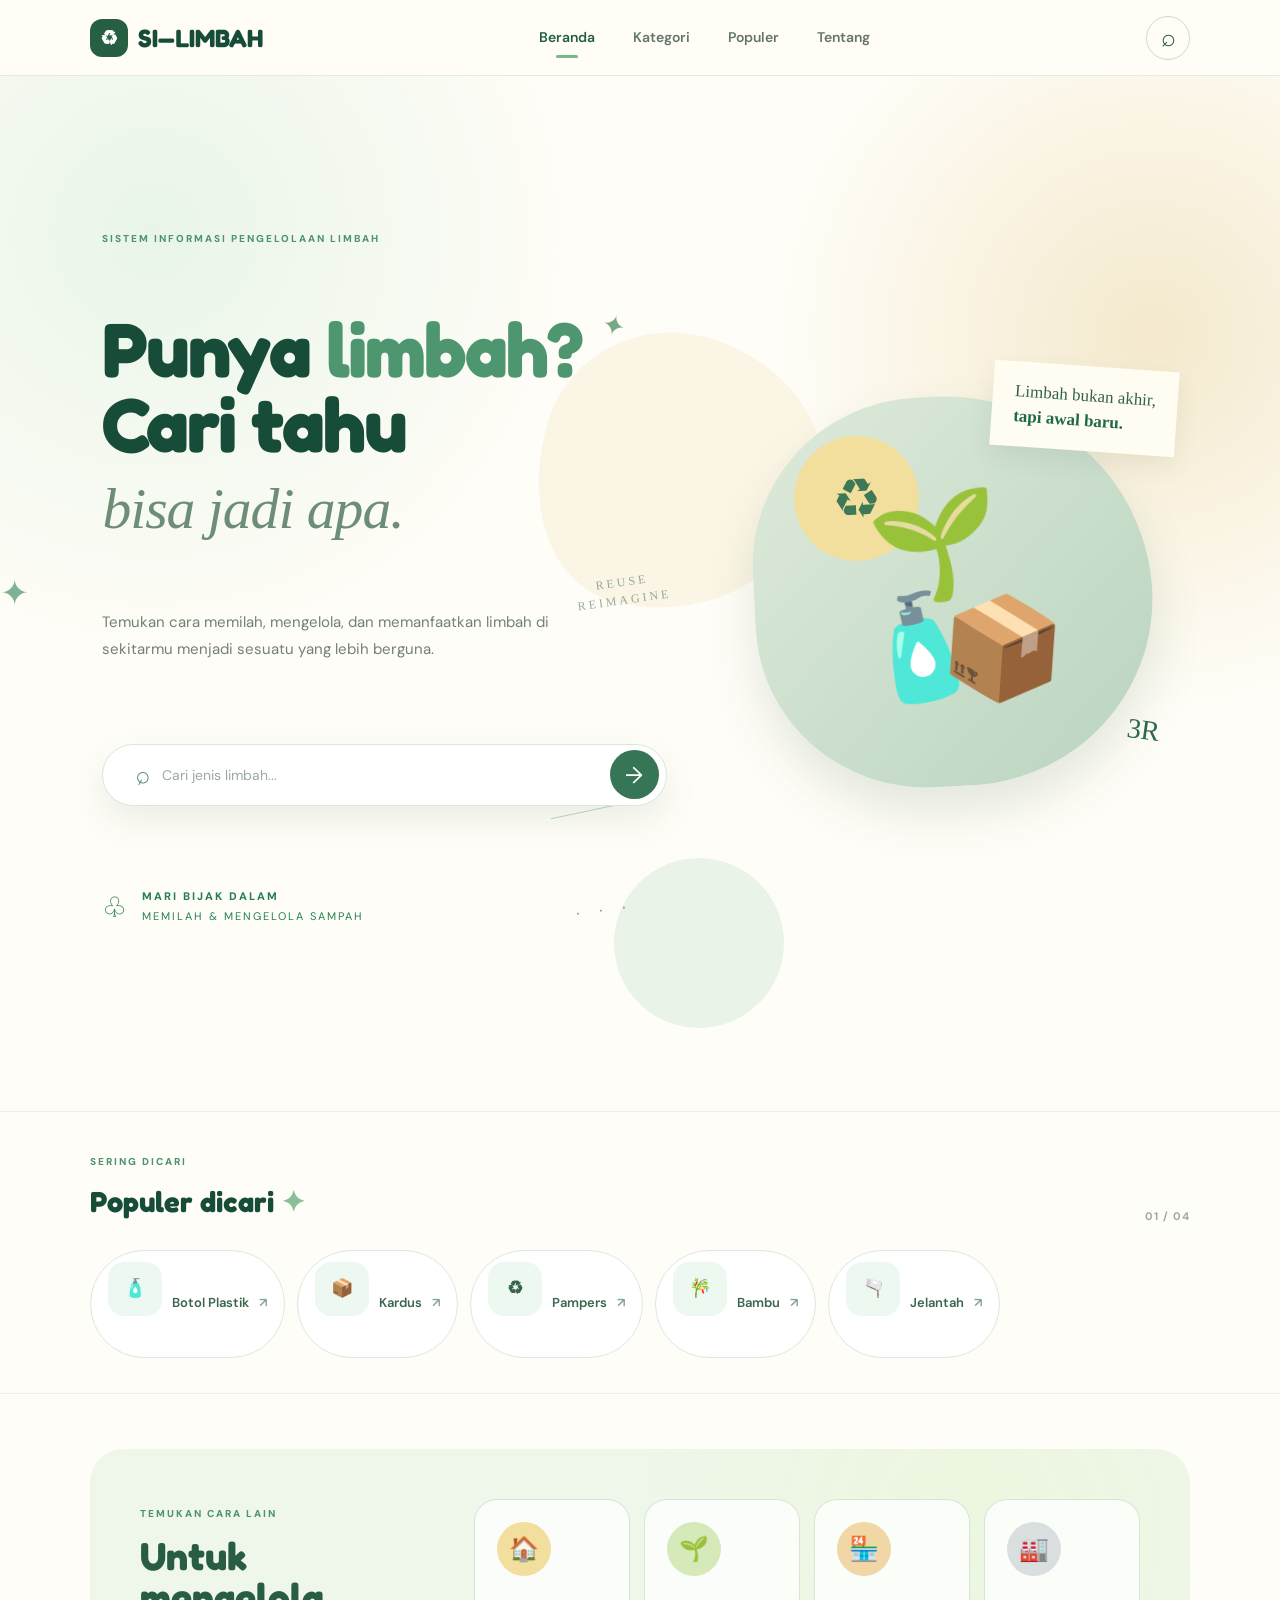
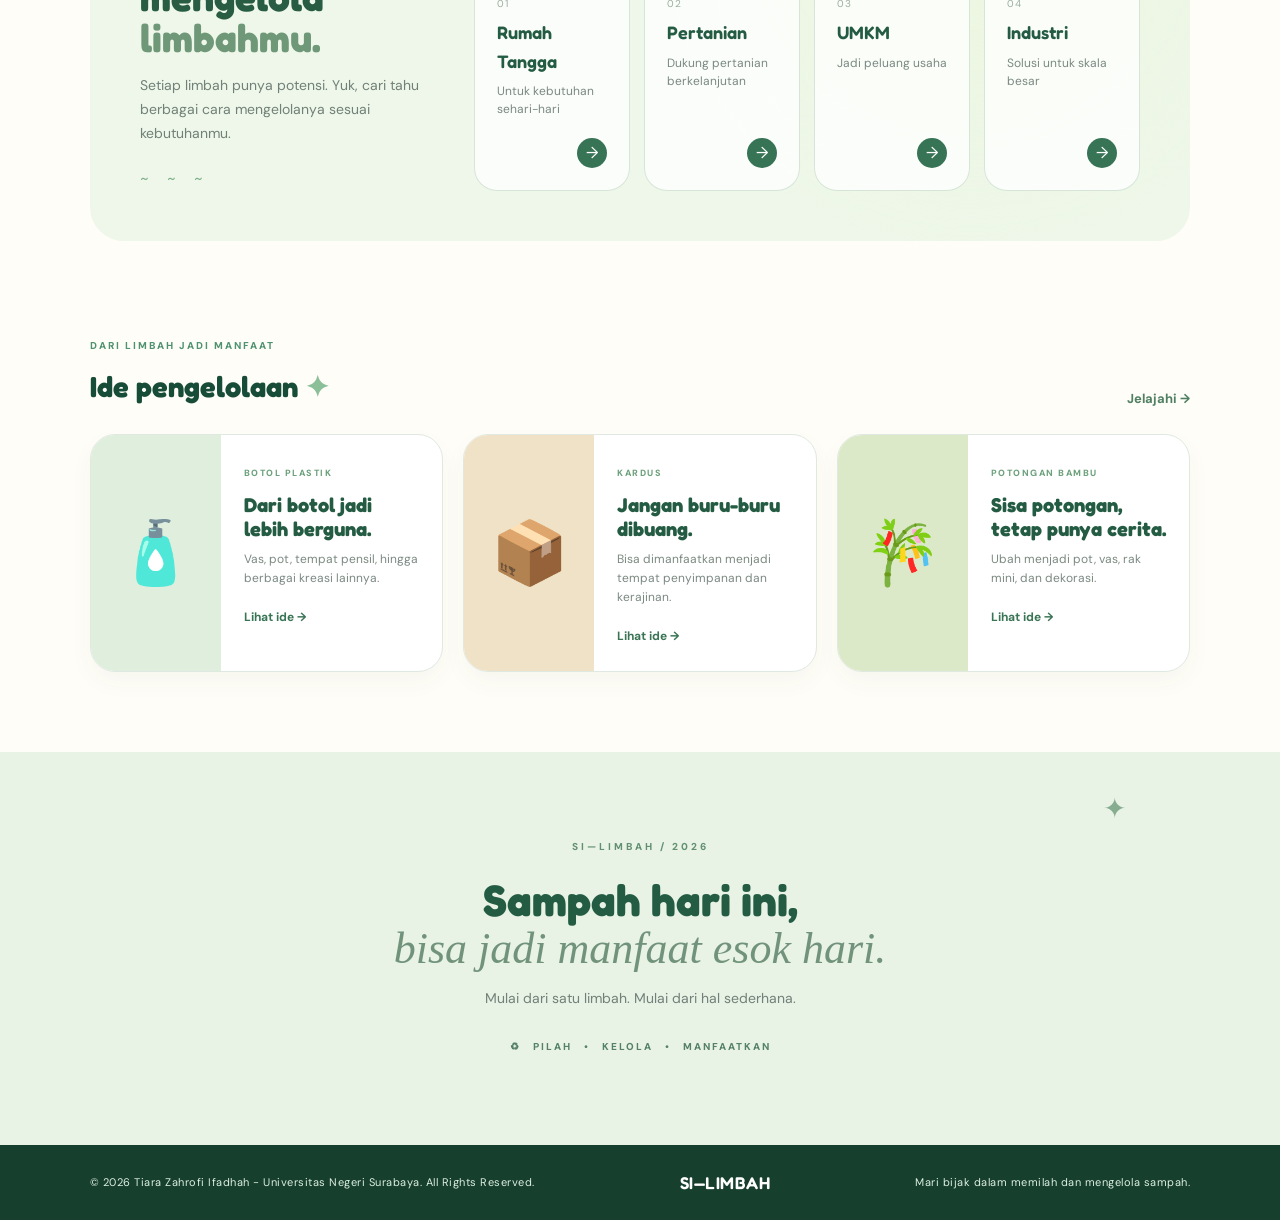
<file: index.html>
<!DOCTYPE html>
<html lang="id">

<head>

    <meta charset="UTF-8">

    <meta
        name="viewport"
        content="width=device-width, initial-scale=1.0"
    >

    <title>SI—LIMBAH</title>

    <link
        rel="stylesheet"
        href="css/style.css"
    >

</head>


<body>


<!-- =====================================================
     NAVBAR
===================================================== -->

<header class="home-navbar">

    <a
        href="index.html"
        class="home-logo"
    >
        <span class="logo-mark">♻</span>

        <span>
            SI—LIMBAH
        </span>
    </a>


    <nav class="home-nav">

        <a
            href="index.html"
            class="active"
        >
            Beranda
        </a>

        <a href="#kategori">
            Kategori
        </a>

        <a href="#popular">
            Populer
        </a>

        <a href="#tentang">
            Tentang
        </a>

    </nav>


    <a
        href="#search"
        class="nav-search"
    >
        <span>⌕</span>
    </a>

</header>



<!-- =====================================================
     HERO
===================================================== -->

<main>


<section class="home-hero">

    <div class="hero-decoration hero-leaf">
        ✦
    </div>
    <div class="hero-center-doodle doodle-one">
    ✦
</div>

<div class="hero-center-doodle doodle-two">
    · · ·
</div>

<div class="hero-center-text">
    REUSE
    <br>
    REIMAGINE
</div>

<div class="hero-center-line"></div>


    <div class="hero-content">

        <span class="hero-small-label">
            SISTEM INFORMASI PENGELOLAAN LIMBAH
        </span>


        <h1>

            Punya
            <span>limbah?</span>

            <br>

            Cari tahu
            <em>bisa jadi apa.</em>

        </h1>


        <p class="hero-description">

            Temukan cara memilah, mengelola,
            dan memanfaatkan limbah di sekitarmu
            menjadi sesuatu yang lebih berguna.

        </p>



        <!-- SEARCH -->

        <div
            class="home-search"
            id="search"
        >

            <span class="search-icon">
                ⌕
            </span>


            <input
                type="text"
                id="homeSearchInput"
                placeholder="Cari jenis limbah..."
                autocomplete="off"
            >


            <button
                type="button"
                onclick="searchFromHome()"
            >
                →
            </button>

        </div>



        <!-- TAGLINE -->

        <div class="hero-tagline">

            <span class="tagline-icon">
                ♧
            </span>

            <div>

                <strong>
                    MARI BIJAK DALAM
                </strong>

                <span>
                    MEMILAH & MENGELOLA SAMPAH
                </span>

            </div>

        </div>

    </div>



    <!-- HERO VISUAL -->

    <div class="hero-visual">

        <div class="visual-paper">

            <div class="visual-circle">
                ♻
            </div>

            <div class="visual-bottle">
                🧴
            </div>

            <div class="visual-box">
                📦
            </div>

            <div class="visual-plant">
                🌱
            </div>

        </div>


        <div class="visual-note">

            Limbah bukan akhir,

            <br>

            <strong>
                tapi awal baru.
            </strong>

        </div>


        <div class="visual-doodle">
            3R
        </div>

    </div>

</section>



<!-- =====================================================
     POPULAR
===================================================== -->

<section
    class="popular-section"
    id="popular"
>

    <div class="section-title-row">

        <div>

            <span class="mini-label">
                SERING DICARI
            </span>

            <h2>
                Populer dicari
                <span>✦</span>
            </h2>

        </div>


        <span class="section-number">
            01 / 04
        </span>

    </div>


    <div class="popular-list">


        <button
            class="popular-item"
            onclick="searchPopular('Botol Plastik')"
        >

            <span class="popular-icon">
                🧴
            </span>

            <span>
                Botol Plastik
            </span>

            <span class="popular-arrow">
                ↗
            </span>

        </button>



        <button
            class="popular-item"
            onclick="searchPopular('Kardus')"
        >

            <span class="popular-icon">
                📦
            </span>

            <span>
                Kardus
            </span>

            <span class="popular-arrow">
                ↗
            </span>

        </button>



        <button
            class="popular-item"
            onclick="searchPopular('Pampers')"
        >

            <span class="popular-icon">
                ♻
            </span>

            <span>
                Pampers
            </span>

            <span class="popular-arrow">
                ↗
            </span>

        </button>



        <button
            class="popular-item"
            onclick="searchPopular('Potongan Bambu')"
        >

            <span class="popular-icon">
                🎋
            </span>

            <span>
                Bambu
            </span>

            <span class="popular-arrow">
                ↗
            </span>

        </button>



        <button
            class="popular-item"
            onclick="searchPopular('Minyak Jelantah')"
        >

            <span class="popular-icon">
                🫗
            </span>

            <span>
                Jelantah
            </span>

            <span class="popular-arrow">
                ↗
            </span>

        </button>

    </div>

</section>



<!-- =====================================================
     KATEGORI
===================================================== -->

<section
    class="category-section"
    id="kategori"
>

    <div class="category-intro">

        <span class="mini-label">
            TEMUKAN CARA LAIN
        </span>


        <h2>

            Untuk mengelola
            <br>

            <span>limbahmu.</span>

        </h2>


        <p>

            Setiap limbah punya potensi.
            Yuk, cari tahu berbagai cara
            mengelolanya sesuai kebutuhanmu.

        </p>


        <div class="little-line">
            ~ ~ ~
        </div>

    </div>



    <div class="category-grid">


        <a
            href="#"
            class="category-card category-home"
        >

            <div class="category-icon">
                🏠
            </div>

            <span class="category-number">
                01
            </span>

            <h3>
                Rumah Tangga
            </h3>

            <p>
                Untuk kebutuhan
                sehari-hari
            </p>

            <span class="category-arrow">
                →
            </span>

        </a>



        <a
            href="#"
            class="category-card category-farm"
        >

            <div class="category-icon">
                🌱
            </div>

            <span class="category-number">
                02
            </span>

            <h3>
                Pertanian
            </h3>

            <p>
                Dukung pertanian
                berkelanjutan
            </p>

            <span class="category-arrow">
                →
            </span>

        </a>



        <a
            href="#"
            class="category-card category-umkm"
        >

            <div class="category-icon">
                🏪
            </div>

            <span class="category-number">
                03
            </span>

            <h3>
                UMKM
            </h3>

            <p>
                Jadi peluang
                usaha
            </p>

            <span class="category-arrow">
                →
            </span>

        </a>



        <a
            href="#"
            class="category-card category-industry"
        >

            <div class="category-icon">
                🏭
            </div>

            <span class="category-number">
                04
            </span>

            <h3>
                Industri
            </h3>

            <p>
                Solusi untuk
                skala besar
            </p>

            <span class="category-arrow">
                →
            </span>

        </a>

    </div>

</section>



<!-- =====================================================
     IDE PENGELOLAAN
===================================================== -->

<section
    class="idea-section"
    id="tentang"
>

    <div class="section-title-row">

        <div>

            <span class="mini-label">
                DARI LIMBAH JADI MANFAAT
            </span>

            <h2>
                Ide pengelolaan
                <span>✦</span>
            </h2>

        </div>


        <span class="idea-note">
            Jelajahi →
        </span>

    </div>



    <div class="idea-grid">


        <a
            href="detail.html?waste=Botol%20Plastik"
            class="idea-card"
        >

            <div class="idea-image idea-bottle">
                🧴
            </div>

            <div class="idea-content">

                <span>
                    BOTOL PLASTIK
                </span>

                <h3>
                    Dari botol
                    jadi lebih berguna.
                </h3>

                <p>
                    Vas, pot, tempat pensil,
                    hingga berbagai kreasi lainnya.
                </p>

                <strong>
                    Lihat ide →
                </strong>

            </div>

        </a>



        <a
            href="detail.html?waste=Kardus"
            class="idea-card"
        >

            <div class="idea-image idea-cardboard">
                📦
            </div>

            <div class="idea-content">

                <span>
                    KARDUS
                </span>

                <h3>
                    Jangan buru-buru
                    dibuang.
                </h3>

                <p>
                    Bisa dimanfaatkan menjadi
                    tempat penyimpanan dan kerajinan.
                </p>

                <strong>
                    Lihat ide →
                </strong>

            </div>

        </a>



        <a
            href="detail.html?waste=Potongan%20Bambu"
            class="idea-card"
        >

            <div class="idea-image idea-bamboo">
                🎋
            </div>

            <div class="idea-content">

                <span>
                    POTONGAN BAMBU
                </span>

                <h3>
                    Sisa potongan,
                    tetap punya cerita.
                </h3>

                <p>
                    Ubah menjadi pot, vas,
                    rak mini, dan dekorasi.
                </p>

                <strong>
                    Lihat ide →
                </strong>

            </div>

        </a>


    </div>

</section>



<!-- =====================================================
     CLOSING
===================================================== -->

<section class="home-closing">

    <div class="closing-decoration">
        ✦
    </div>


    <span>
        SI—LIMBAH / 2026
    </span>


    <h2>

        Sampah hari ini,

        <br>

        <em>
            bisa jadi manfaat esok hari.
        </em>

    </h2>


    <p>
        Mulai dari satu limbah.
        Mulai dari hal sederhana.
    </p>


    <div class="closing-line">
        ♻ &nbsp; PILAH &nbsp; • &nbsp; KELOLA &nbsp; • &nbsp; MANFAATKAN
    </div>

</section>
<footer class="home-footer">

    <span>
        © 2026 Tiara Zahrofi Ifadhah - Universitas Negeri Surabaya. All Rights Reserved.
    </span>

    <span>
        SI—LIMBAH
    </span>

    <span>
        Mari bijak dalam memilah dan mengelola sampah.
    </span>

</footer>


</main>



<!-- =====================================================
     SCRIPT
===================================================== -->

<script src="js/data.js"></script>
<script src="js/script.js"></script>


<script>

function searchFromHome() {

    const input =
        document.getElementById(
            "homeSearchInput"
        );

    const keyword =
        input.value.trim();

    if (!keyword) {

        input.focus();

        return;

    }

    window.location.href =
        "index.html?search=" +
        encodeURIComponent(keyword);

}


function searchPopular(name) {

    window.location.href =
        "index.html?search=" +
        encodeURIComponent(name);

}


document
    .getElementById("homeSearchInput")
    .addEventListener(
        "keydown",
        function(event) {

            if (event.key === "Enter") {

                searchFromHome();

            }

        }
    );

</script>


</body>

</html>
</file>
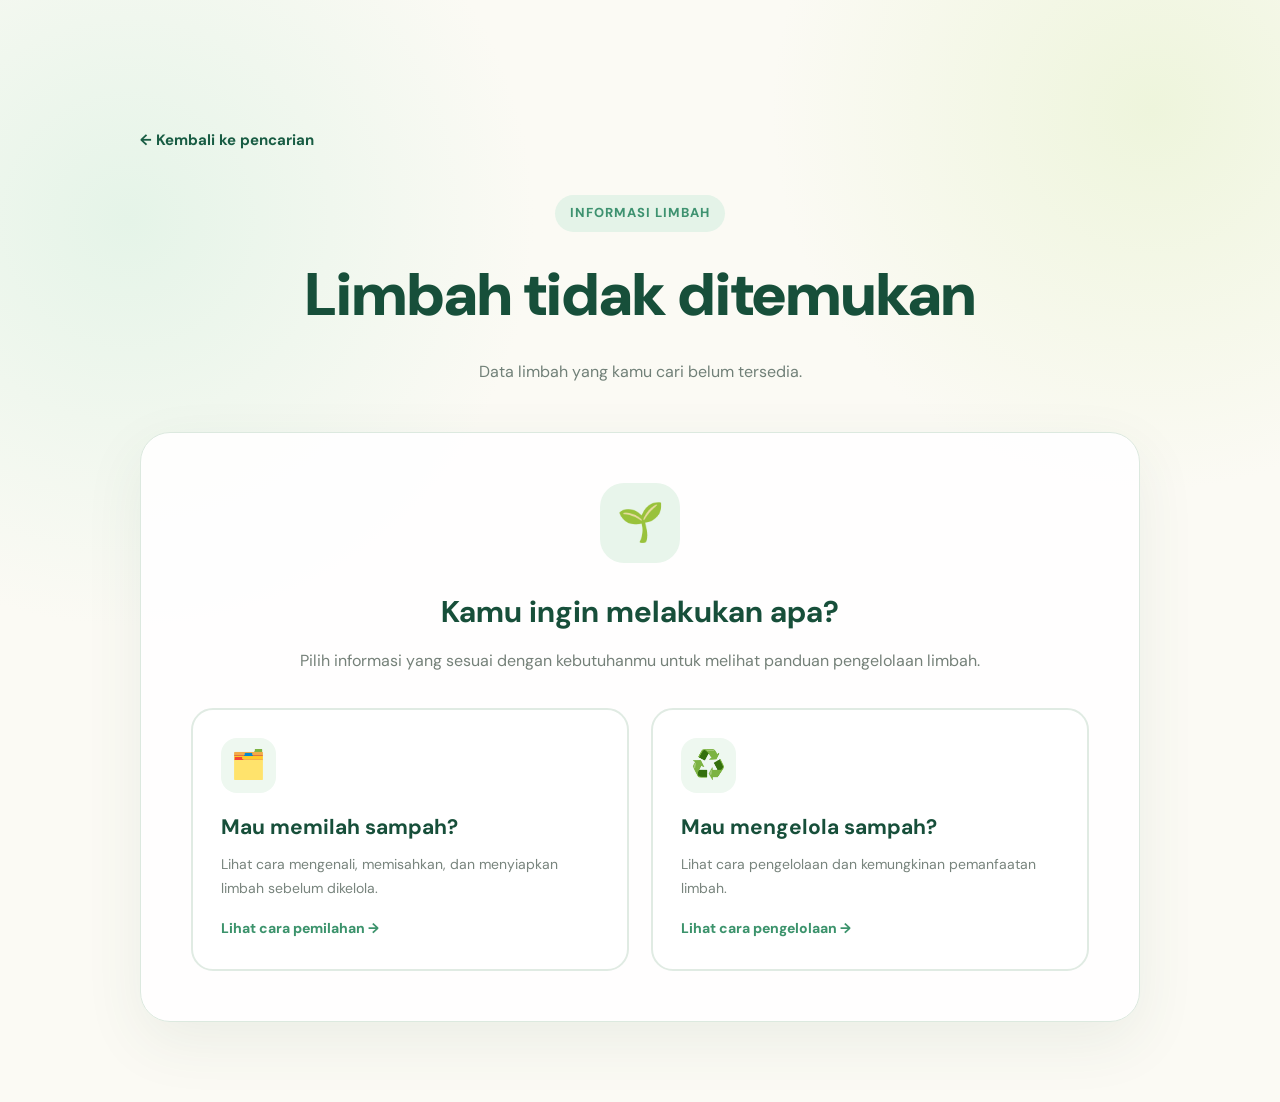
<file: detail.html>
<!DOCTYPE html>
<html lang="id">

<head>
    <meta charset="UTF-8">
    <meta name="viewport" content="width=device-width, initial-scale=1.0">

    <title>Detail Limbah | SI-LIMBAH</title>

    <link rel="stylesheet" href="css/style.css">

    <style>
        .detail-page {
            min-height: 100vh;
            background:
                radial-gradient(circle at 10% 20%, #e5f4e8 0, transparent 28%),
                radial-gradient(circle at 90% 10%, #eef5dc 0, transparent 25%),
                #fbfaf4;

            padding: 120px 20px 80px;
        }

        .detail-container {
            max-width: 1000px;
            margin: auto;
        }

        .back-button {
            display: inline-flex;
            align-items: center;
            gap: 8px;
            text-decoration: none;
            color: #185c43;
            font-weight: 700;
            margin-bottom: 35px;
        }

        .detail-header {
            text-align: center;
            margin-bottom: 45px;
        }

        .detail-label {
            display: inline-block;
            padding: 8px 15px;
            background: #e4f3e8;
            color: #3e9270;
            border-radius: 50px;
            font-size: 13px;
            font-weight: 800;
            letter-spacing: 1px;
            margin-bottom: 15px;
        }

        .detail-header h1 {
            font-size: clamp(36px, 5vw, 60px);
            color: #174f3a;
            margin: 0 0 15px;
            font-weight: 900;
        }

        .detail-header p {
            max-width: 650px;
            margin: auto;
            color: #718078;
            line-height: 1.8;
        }

        .validation-box {
            background: rgba(255,255,255,0.9);
            border: 1px solid #dce9df;
            border-radius: 30px;
            padding: 50px;
            box-shadow: 0 20px 60px rgba(45, 93, 68, 0.08);
            text-align: center;
        }

        .validation-icon {
            width: 80px;
            height: 80px;
            margin: 0 auto 25px;
            display: flex;
            align-items: center;
            justify-content: center;
            border-radius: 24px;
            background: #e8f5eb;
            font-size: 38px;
        }

        .validation-box h2 {
            color: #174f3a;
            font-size: 30px;
            margin-bottom: 12px;
        }

        .validation-box > p {
            color: #758179;
            margin-bottom: 35px;
        }

        .validation-options {
            display: grid;
            grid-template-columns: repeat(2, 1fr);
            gap: 22px;
            text-align: left;
        }

        .validation-option {
            border: 2px solid #e0ebe3;
            background: #ffffff;
            border-radius: 22px;
            padding: 28px;
            cursor: pointer;
            transition: 0.25s;
            text-decoration: none;
            color: inherit;
        }

        .validation-option:hover {
            transform: translateY(-5px);
            border-color: #78b995;
            box-shadow: 0 15px 35px rgba(40, 105, 73, 0.10);
        }

        .option-icon {
            width: 55px;
            height: 55px;
            display: flex;
            align-items: center;
            justify-content: center;
            background: #eef8f0;
            border-radius: 16px;
            font-size: 28px;
            margin-bottom: 18px;
        }

        .validation-option h3 {
            color: #174f3a;
            font-size: 21px;
            margin-bottom: 8px;
        }

        .validation-option p {
            color: #78847d;
            font-size: 14px;
            line-height: 1.7;
            margin-bottom: 15px;
        }

        .option-arrow {
            color: #3c936c;
            font-weight: 800;
            font-size: 14px;
        }

        @media (max-width: 700px) {

            .detail-page {
                padding: 100px 15px 50px;
            }

            .validation-box {
                padding: 30px 20px;
            }

            .validation-options {
                grid-template-columns: 1fr;
            }

        }
    </style>
</head>


<body>

    <main class="detail-page">

        <div class="detail-container">

            <a href="index.html" class="back-button">
                ← Kembali ke pencarian
            </a>


            <div class="detail-header">

                <span class="detail-label">
                    INFORMASI LIMBAH
                </span>

                <h1 id="wasteName">
                    Limbah
                </h1>

                <p id="wasteDescription">
                    Pilih informasi yang ingin kamu ketahui
                    mengenai limbah ini.
                </p>

            </div>


            <section class="validation-box">

                <div class="validation-icon">
                    🌱
                </div>

                <h2>
                    Kamu ingin melakukan apa?
                </h2>

                <p>
                    Pilih informasi yang sesuai dengan kebutuhanmu
                    untuk melihat panduan pengelolaan limbah.
                </p>


                <div class="validation-options">

                    <!-- PILAH -->

                    <a
                        href="#"
                        id="pilahButton"
                        class="validation-option"
                    >

                        <div class="option-icon">
                            🗂️
                        </div>

                        <h3>
                            Mau memilah sampah?
                        </h3>

                        <p>
                            Lihat cara mengenali, memisahkan,
                            dan menyiapkan limbah sebelum dikelola.
                        </p>

                        <span class="option-arrow">
                            Lihat cara pemilahan →
                        </span>

                    </a>


                    <!-- KELOLA -->

                    <a
                        href="#"
                        id="kelolaButton"
                        class="validation-option"
                    >

                        <div class="option-icon">
                            ♻️
                        </div>

                        <h3>
                            Mau mengelola sampah?
                        </h3>

                        <p>
                            Lihat cara pengelolaan dan kemungkinan
                            pemanfaatan limbah.
                        </p>

                        <span class="option-arrow">
                            Lihat cara pengelolaan →
                        </span>

                    </a>

                </div>

            </section>

        </div>

    </main>


    <!-- DATA LIMBAH -->

    <script src="js/data.js"></script>


    <script>

const params =
    new URLSearchParams(window.location.search);

const wasteName =
    params.get("waste");

const normalizedWasteName =
    wasteName
        ? wasteName
            .replace(/-/g, " ")
            .trim()
            .toLowerCase()
        : "";

const waste =
    wasteData.find(function(item) {

        return item.name
            .trim()
            .toLowerCase() === normalizedWasteName;

    });


        if (waste) {

            document.getElementById("wasteName").textContent =
                waste.name;

            document.getElementById("wasteDescription").textContent =
                waste.description;


            document.getElementById("pilahButton").href =
                "proses.html?mode=pilah&waste=" +
                encodeURIComponent(waste.name);


            document.getElementById("kelolaButton").href =
                "proses.html?mode=kelola&waste=" +
                encodeURIComponent(waste.name);

        } else {

            document.getElementById("wasteName").textContent =
                "Limbah tidak ditemukan";

            document.getElementById("wasteDescription").textContent =
                "Data limbah yang kamu cari belum tersedia.";

        }

    </script>

</body>

</html>
</file>
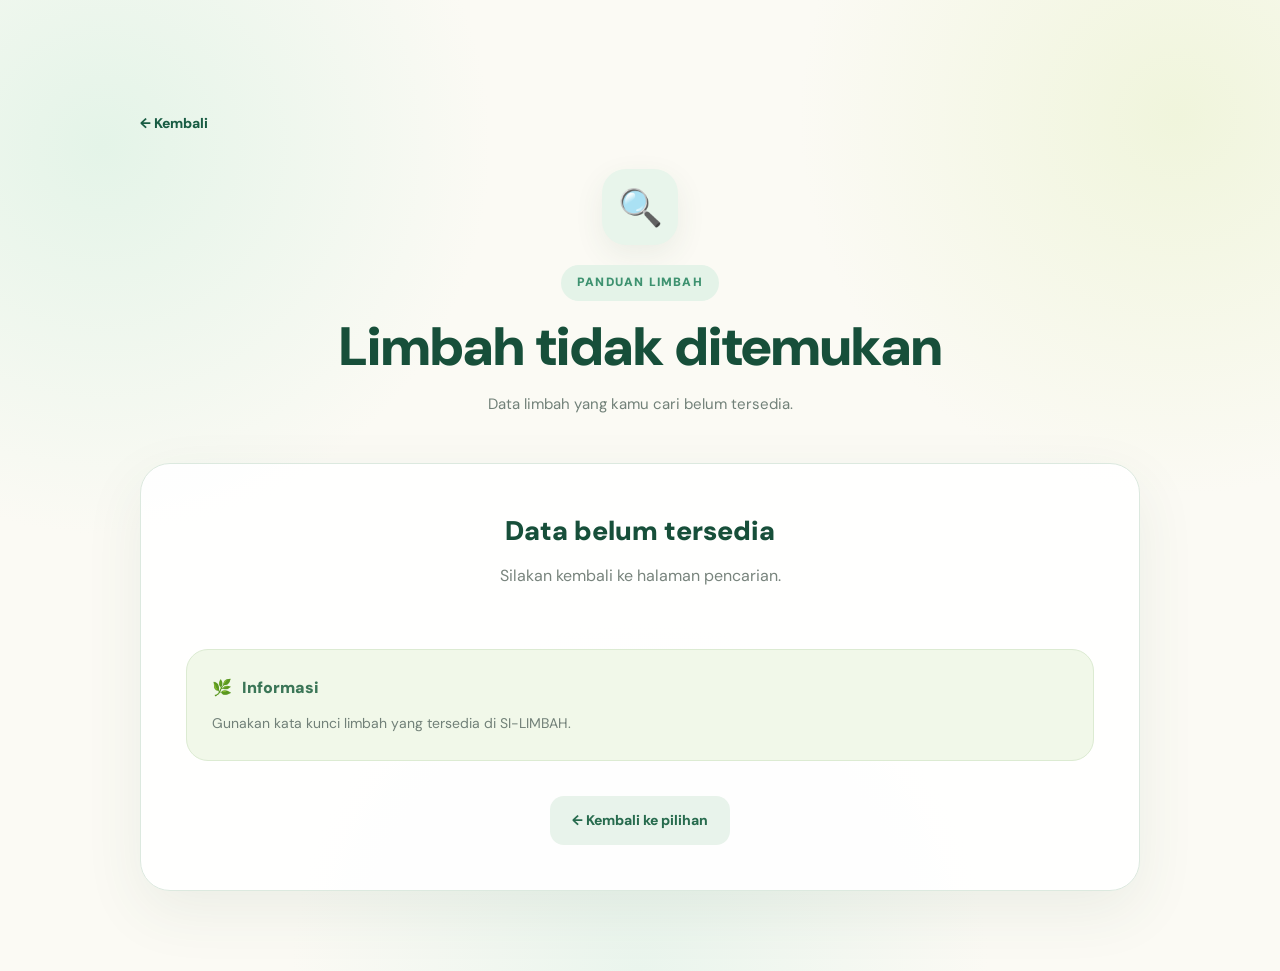
<file: proses.html>
<!DOCTYPE html>
<html lang="id">

<head>
    <meta charset="UTF-8">
    <meta name="viewport" content="width=device-width, initial-scale=1.0">

    <title>Panduan Limbah | SI-LIMBAH</title>

    <link rel="stylesheet" href="css/style.css">

    <style>

        /* =========================================
           HALAMAN PROSES
        ========================================= */

        .process-page {
            min-height: 100vh;

            background:
                radial-gradient(
                    circle at 8% 15%,
                    #e4f4e8 0,
                    transparent 27%
                ),
                radial-gradient(
                    circle at 92% 12%,
                    #f0f5dc 0,
                    transparent 26%
                ),
                radial-gradient(
                    circle at 50% 100%,
                    #eaf5ed 0,
                    transparent 30%
                ),
                #fbfaf4;

            padding: 110px 20px 80px;
        }


        .process-container {
            max-width: 1000px;
            margin: auto;
        }


        /* =========================================
           BACK BUTTON
        ========================================= */

        .process-back {
            display: inline-flex;
            align-items: center;
            gap: 8px;

            text-decoration: none;

            color: #185c43;

            font-size: 14px;
            font-weight: 800;

            margin-bottom: 35px;

            transition: 0.2s;
        }


        .process-back:hover {
            transform: translateX(-4px);
        }


        /* =========================================
           HEADER
        ========================================= */

        .process-header {
            text-align: center;

            margin-bottom: 45px;
        }


        .process-label {
            display: inline-block;

            padding: 8px 16px;

            background: #e4f3e8;
            color: #3e9270;

            border-radius: 50px;

            font-size: 12px;
            font-weight: 900;

            letter-spacing: 1.2px;

            margin-bottom: 16px;
        }


        .process-icon {
            width: 76px;
            height: 76px;

            margin: 0 auto 20px;

            display: flex;
            align-items: center;
            justify-content: center;

            background: #e8f5eb;

            border-radius: 24px;

            font-size: 36px;

            box-shadow:
                0 10px 30px
                rgba(45, 93, 68, 0.08);
        }


        .process-header h1 {
            color: #174f3a;

            font-size: clamp(34px, 5vw, 54px);

            line-height: 1.1;

            margin: 0 0 15px;

            font-weight: 900;
        }


        .process-header p {
            max-width: 650px;

            margin: auto;

            color: #718078;

            line-height: 1.8;

            font-size: 15px;
        }


        /* =========================================
           MAIN CONTENT
        ========================================= */

        .guide-box {
            background: rgba(255, 255, 255, 0.92);

            border: 1px solid #dce9df;

            border-radius: 30px;

            padding: 45px;

            box-shadow:
                0 20px 60px
                rgba(45, 93, 68, 0.08);
        }


        .guide-title {
            text-align: center;

            color: #174f3a;

            font-size: 27px;

            margin: 0 0 10px;

            font-weight: 900;
        }


        .guide-description {
            text-align: center;

            max-width: 650px;

            margin: 0 auto 35px;

            color: #78847d;

            line-height: 1.7;
        }


        /* =========================================
           STEP CARDS
        ========================================= */

        .steps {
            display: grid;

            grid-template-columns:
                repeat(2, 1fr);

            gap: 20px;
        }


        .step-card {
            position: relative;

            background: #fbfdfb;

            border: 1px solid #dfebe2;

            border-radius: 22px;

            padding: 25px;

            transition: 0.25s;
        }


        .step-card:hover {
            transform: translateY(-4px);

            border-color: #9bcbb0;

            box-shadow:
                0 12px 30px
                rgba(45, 93, 68, 0.08);
        }


        .step-number {
            width: 42px;
            height: 42px;

            display: flex;
            align-items: center;
            justify-content: center;

            background: #e4f3e8;

            color: #347b5c;

            border-radius: 14px;

            font-size: 16px;
            font-weight: 900;

            margin-bottom: 18px;
        }


        .step-card h3 {
            color: #174f3a;

            font-size: 19px;

            margin: 0 0 9px;

            font-weight: 800;
        }


        .step-card p {
            color: #78847d;

            font-size: 14px;

            line-height: 1.75;

            margin: 0;
        }


        /* =========================================
           TIPS
        ========================================= */

        .tips-box {
            margin-top: 25px;

            background: #f1f8e9;

            border: 1px solid #dcebd2;

            border-radius: 22px;

            padding: 25px;
        }


        .tips-title {
            display: flex;

            align-items: center;

            gap: 10px;

            color: #3b7657;

            font-size: 16px;

            font-weight: 900;

            margin-bottom: 10px;
        }


        .tips-box p {
            color: #718078;

            font-size: 14px;

            line-height: 1.75;

            margin: 0;
        }


        /* =========================================
           BOTTOM BUTTON
        ========================================= */

        .bottom-navigation {
            display: flex;

            justify-content: center;

            gap: 15px;

            margin-top: 35px;
        }


        .back-detail-button {
            display: inline-flex;

            align-items: center;
            justify-content: center;

            padding: 13px 22px;

            border-radius: 14px;

            background: #e8f3eb;

            color: #276b4e;

            text-decoration: none;

            font-size: 14px;

            font-weight: 800;

            transition: 0.2s;
        }


        .back-detail-button:hover {
            transform: translateY(-2px);

            background: #dcefe2;
        }


        /* =========================================
           RESPONSIVE
        ========================================= */

        @media (max-width: 700px) {

            .process-page {
                padding: 90px 15px 50px;
            }


            .guide-box {
                padding: 30px 20px;
            }


            .steps {
                grid-template-columns: 1fr;
            }


            .process-header h1 {
                font-size: 38px;
            }

        }

    </style>
</head>


<body>

    <main class="process-page">

        <div class="process-container">

            <!-- KEMBALI -->
            <a
                href="#"
                id="backButton"
                class="process-back"
            >
                ← Kembali
            </a>


            <!-- HEADER -->
            <header class="process-header">

                <div
                    class="process-icon"
                    id="processIcon"
                >
                    🌱
                </div>


                <span class="process-label">
                    PANDUAN LIMBAH
                </span>


                <h1 id="processTitle">
                    Panduan Limbah
                </h1>


                <p id="processDescription">
                    Informasi mengenai pengelolaan limbah.
                </p>

            </header>


            <!-- CONTENT -->
            <section class="guide-box">

                <h2
                    class="guide-title"
                    id="guideTitle"
                >
                    Langkah yang dapat dilakukan
                </h2>


                <p
                    class="guide-description"
                    id="guideDescription"
                >
                    Ikuti langkah berikut sesuai dengan jenis
                    limbah yang kamu miliki.
                </p>


                <!-- LANGKAH -->
                <div
                    class="steps"
                    id="stepsContainer"
                >
                </div>


                <!-- TIPS -->
                <div class="tips-box">

                    <div class="tips-title">
                        🌿
                        <span id="tipsTitle">
                            Catatan penting
                        </span>
                    </div>


                    <p id="tipsDescription">
                        Pastikan pengelolaan dilakukan dengan
                        cara yang sesuai dengan karakteristik
                        limbah.
                    </p>

                </div>


                <!-- NAVIGASI -->
                <div class="bottom-navigation">

                    <a
                        href="#"
                        id="backDetailButton"
                        class="back-detail-button"
                    >
                        ← Kembali ke pilihan
                    </a>

                </div>

            </section>

        </div>

    </main>


    <!-- DATA LIMBAH -->
    <script src="js/data.js"></script>
    <script src="js/management.js"></script>


    <script>

        /* =========================================
           AMBIL DATA DARI URL
        ========================================= */

        const params =
            new URLSearchParams(window.location.search);


        const mode =
            params.get("mode");


        const wasteName =
            params.get("waste");


        /* =========================================
           CARI DATA LIMBAH
        ========================================= */

        const waste =
            wasteData.find(function(item) {

                return item.name
                    .trim()
                    .toLowerCase() ===
                    (wasteName || "")
                        .replace(/-/g, " ")
                        .trim()
                        .toLowerCase();

            });


        /* =========================================
           ELEMEN HTML
        ========================================= */

        const processIcon =
            document.getElementById("processIcon");

        const processTitle =
            document.getElementById("processTitle");

        const processDescription =
            document.getElementById("processDescription");

        const guideTitle =
            document.getElementById("guideTitle");

        const guideDescription =
            document.getElementById("guideDescription");

        const stepsContainer =
            document.getElementById("stepsContainer");

        const tipsTitle =
            document.getElementById("tipsTitle");

        const tipsDescription =
            document.getElementById("tipsDescription");

        const backButton =
            document.getElementById("backButton");

        const backDetailButton =
            document.getElementById("backDetailButton");


        /* =========================================
           JIKA DATA TIDAK DITEMUKAN
        ========================================= */

        if (!waste) {

            processIcon.textContent = "🔍";

            processTitle.textContent =
                "Limbah tidak ditemukan";

            processDescription.textContent =
                "Data limbah yang kamu cari belum tersedia.";

            guideTitle.textContent =
                "Data belum tersedia";

            guideDescription.textContent =
                "Silakan kembali ke halaman pencarian.";

            stepsContainer.innerHTML = "";

            tipsTitle.textContent =
                "Informasi";

            tipsDescription.textContent =
                "Gunakan kata kunci limbah yang tersedia di SI-LIMBAH.";

            backButton.href =
                "index.html";

            backDetailButton.href =
                "index.html";

        }


        /* =========================================
           JIKA MODE = PILAH
        ========================================= */

        else if (mode === "pilah") {

            processIcon.textContent =
                "🗂️";


            processTitle.textContent =
                "Cara Memilah " + waste.name;


            processDescription.textContent =
                "Pelajari langkah sederhana untuk mengenali dan memisahkan " +
                waste.name +
                " sebelum masuk ke tahap pengelolaan.";


            guideTitle.textContent =
                "Langkah Pemilahan";


            guideDescription.textContent =
                "Pemilahan membantu memisahkan limbah berdasarkan jenis dan kondisi sebelum dikelola lebih lanjut.";


            const steps = [

                {
                    title: "Kenali jenis limbah",
                    description:
                        "Pastikan terlebih dahulu bahwa limbah yang kamu miliki sesuai dengan jenis \"" +
                        waste.name +
                        "\"."
                },

                {
                    title: "Pisahkan dari limbah lain",
                    description:
                        "Pisahkan " +
                        waste.name +
                        " dari jenis limbah lain agar lebih mudah dikelola."
                },

                {
                    title: "Periksa kondisi limbah",
                    description:
                        "Perhatikan kondisi limbah dan pisahkan bagian yang tidak sesuai untuk proses pengelolaan berikutnya."
                },

                {
                    title: "Siapkan untuk dikelola",
                    description:
                        "Setelah dipilah, simpan limbah pada tempat yang sesuai sampai masuk ke tahap pengelolaan."
                }

            ];


            stepsContainer.innerHTML =
                steps.map(function(step, index) {

                    return `

                        <article class="step-card">

                            <div class="step-number">
                                ${index + 1}
                            </div>

                            <h3>
                                ${step.title}
                            </h3>

                            <p>
                                ${step.description}
                            </p>

                        </article>

                    `;

                }).join("");


            tipsTitle.textContent =
                "Tips pemilahan";


            tipsDescription.textContent =
                "Lakukan pemilahan sedini mungkin agar limbah tidak tercampur dan lebih mudah diarahkan ke proses pengelolaan yang sesuai.";

        }


       /* =========================================
   JIKA MODE = KELOLA
========================================= */

else if (mode === "kelola") {

    processIcon.textContent = "♻️";

    processTitle.textContent =
        "Mau dibuat jadi apa?";

    processDescription.textContent =
        "Pilih kreasi yang ingin kamu buat dari limbah " +
        waste.name + ".";

    guideTitle.textContent =
        "Pilih Ide Pengelolaan";

    guideDescription.textContent =
        "Temukan berbagai cara untuk mengolah kembali " +
        waste.name +
        " menjadi barang yang lebih berguna dan menarik.";

  const managementOptions =
    managementData[waste.name] || [];

stepsContainer.innerHTML = "";

managementOptions.forEach(function(option) {

    const card =
        document.createElement("div");

    card.className =
        "management-card";

    card.innerHTML = `
        <div class="management-icon">
            ${option.icon}
        </div>

        <h3>
            ${option.title}
        </h3>

        <p>
            ${option.description}
        </p>

        <button
            class="detail-button"
            onclick="openTutorial(
                '${waste.name}',
                '${option.slug}'
            )"
        >
            Lihat tutorial →
        </button>
    `;

    stepsContainer.appendChild(card);

});

        }


        /* =========================================
           TOMBOL KEMBALI
        ========================================= */

        if (waste) {

            backButton.href =
                "detail.html?waste=" +
                encodeURIComponent(waste.name);


            backDetailButton.href =
                "detail.html?waste=" +
                encodeURIComponent(waste.name);

        } function openTutorial(wasteName, ideaSlug) {

    window.location.href =
        "tutorial.html?waste=" +
        encodeURIComponent(wasteName) +
        "&idea=" +
        encodeURIComponent(ideaSlug);

}

    </script>

</body>

</html>
</file>
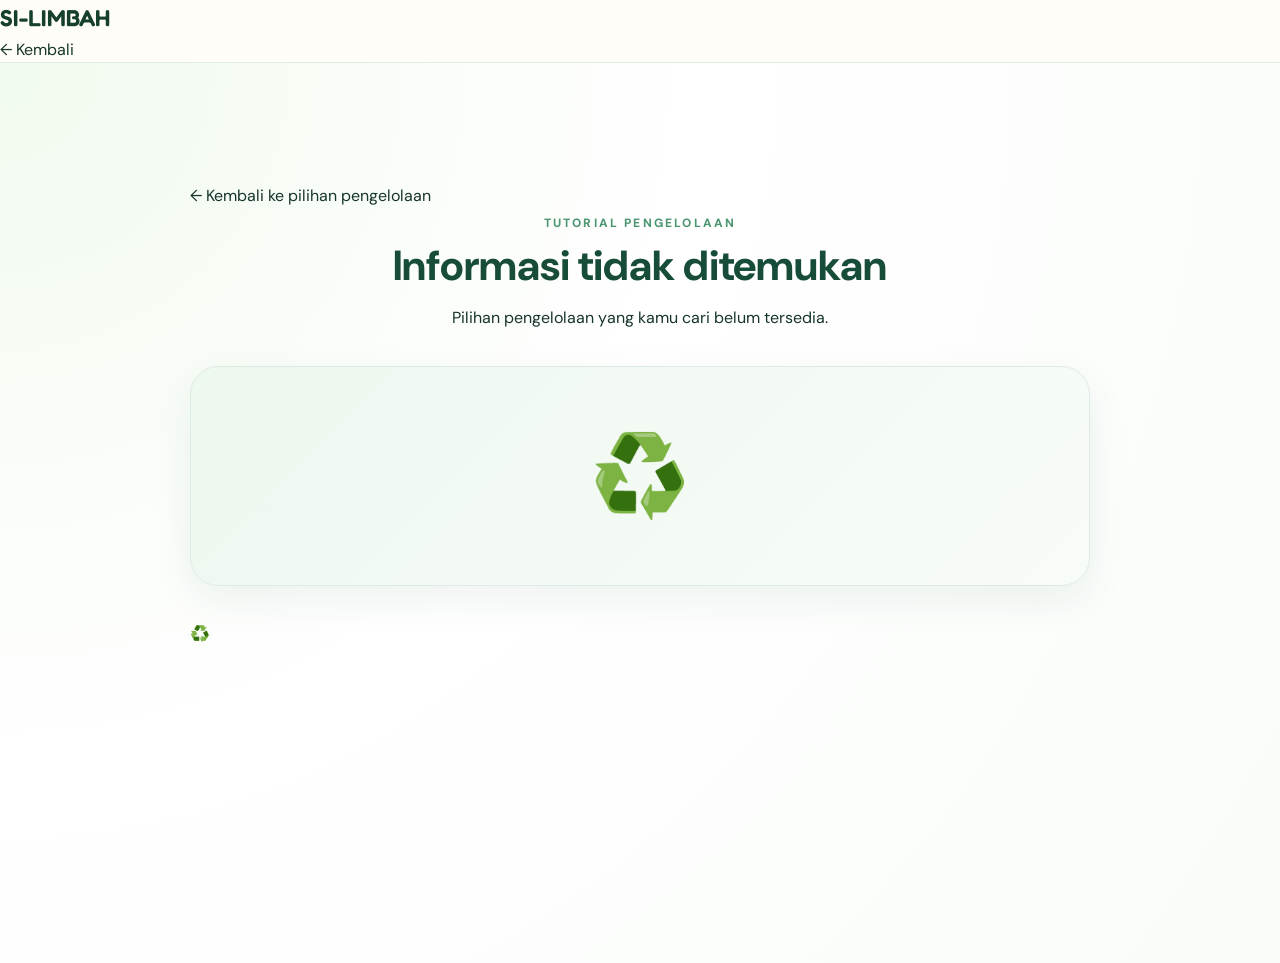
<file: tutorial.html>
<!DOCTYPE html>
<html lang="id">

<head>

    <meta charset="UTF-8">

    <meta
        name="viewport"
        content="width=device-width, initial-scale=1.0"
    >

    <title>Tutorial Pengelolaan - SI-LIMBAH</title>

    <link
        rel="stylesheet"
        href="css/style.css"
    >

</head>


<body>

    <!-- =========================
         NAVBAR
    ========================== -->

    <header class="navbar">

        <div class="nav-container">

            <a
                href="index.html"
                class="logo"
            >
                SI-LIMBAH
            </a>

            <a
                href="index.html"
                class="nav-back"
            >
                ← Kembali
            </a>

        </div>

    </header>



    <!-- =========================
         TUTORIAL PAGE
    ========================== -->

    <main class="tutorial-page">

        <div class="tutorial-container">


            <!-- BACK -->

            <a
                href="#"
                id="backProcess"
                class="back-link"
            >
                ← Kembali ke pilihan pengelolaan
            </a>



            <!-- HEADER -->

            <section class="tutorial-header">

                <span
                    class="section-label"
                    id="tutorialLabel"
                >
                    TUTORIAL PENGELOLAAN
                </span>


                <h1 id="tutorialTitle">
                    Memuat informasi...
                </h1>


                <p id="tutorialDescription">
                    Memuat informasi pengelolaan limbah.
                </p>

            </section>



            <!-- IMAGE / ICON -->

            <section class="tutorial-visual">

                <div
                    class="tutorial-placeholder"
                    id="tutorialVisual"
                >
                    ♻️
                </div>

            </section>

            <!-- VISUAL -->
                <div id="tutorialVisual">
                     ♻️
                </div>

            <!-- BAHAN -->

            <section
                class="tutorial-section"
                id="materialsSection"
            >

                <div class="tutorial-section-heading">

                    <span class="section-label">
                        YANG DIBUTUHKAN
                    </span>

                    <h2>
                        Bahan & Peralatan
                    </h2>

                </div>


                <div
                    class="materials-list"
                    id="materialsList"
                >
                </div>

            </section>



            <!-- LANGKAH -->

            <section
                class="tutorial-section"
                id="stepsSection"
            >

                <div class="tutorial-section-heading">

                    <span class="section-label">
                        CARA PENGELOLAAN
                    </span>

                    <h2>
                        Langkah-langkah
                    </h2>

                </div>


                <div
                    class="tutorial-steps"
                    id="stepsList"
                >
                </div>

            </section>



            <!-- TIPS -->

            <section
                class="tutorial-tips"
                id="tipsSection"
            >

                <div class="tips-icon">
                    💡
                </div>


                <div>

                    <span class="section-label">
                        CATATAN PENTING
                    </span>

                    <h3>
                        Tips & Perhatian
                    </h3>


                    <ul id="tipsList">
                    </ul>

                </div>

            </section>



        </div>

    </main>



    <!-- =========================
         SCRIPT
    ========================== -->

    <script src="js/data.js"></script>

    <script src="js/management.js"></script>


    <script>

        const params =
            new URLSearchParams(
                window.location.search
            );


        const wasteName =
            params.get("waste");


        const ideaSlug =
            params.get("idea");



        /*
         * Cari data limbah
         */

        const waste =
            wasteData.find(function(item) {

                return item.name
                    .trim()
                    .toLowerCase() ===
                    (wasteName || "")
                        .replace(/-/g, " ")
                        .trim()
                        .toLowerCase();

            });



        /*
         * Cari pilihan pengelolaan
         */

        const options =
            managementData[wasteName] || [];


        const selectedIdea =
            options.find(function(item) {

                return item.slug === ideaSlug;

            });



        /*
         * Elemen halaman
         */

        const tutorialTitle =
            document.getElementById(
                "tutorialTitle"
            );


        const tutorialDescription =
            document.getElementById(
                "tutorialDescription"
            );


        const tutorialVisual =
            document.getElementById(
                "tutorialVisual"
            );


        const materialsList =
            document.getElementById(
                "materialsList"
            );


        const stepsList =
            document.getElementById(
                "stepsList"
            );


        const tipsList =
            document.getElementById(
                "tipsList"
            );


        const materialsSection =
            document.getElementById(
                "materialsSection"
            );


        const stepsSection =
            document.getElementById(
                "stepsSection"
            );


        const tipsSection =
            document.getElementById(
                "tipsSection"
            );


        const backProcess =
            document.getElementById(
                "backProcess"
            );



        /*
         * Jika data tidak ditemukan
         */

        if (!selectedIdea) {

            tutorialTitle.textContent =
                "Informasi tidak ditemukan";


            tutorialDescription.textContent =
                "Pilihan pengelolaan yang kamu cari belum tersedia.";


            materialsSection.style.display =
                "none";


            stepsSection.style.display =
                "none";


            tipsSection.style.display =
                "none";

        }


        /*
         * Jika data ditemukan
         */

        else {

            tutorialTitle.textContent =
                selectedIdea.title;


            tutorialDescription.textContent =
                selectedIdea.description;


            /*
             * Icon sementara
             */

            tutorialVisual.textContent =
                selectedIdea.icon || "♻️";



            /*
             * Tombol kembali
             */

            backProcess.href =
                "proses.html?mode=kelola&waste=" +
                encodeURIComponent(
                    waste
                        ? waste.name
                        : wasteName
                );



            /*
             * BAHAN
             */

            materialsList.innerHTML = "";


            if (
                selectedIdea.materials &&
                selectedIdea.materials.length > 0
            ) {

                selectedIdea.materials.forEach(
                    function(material) {

                        const item =
                            document.createElement(
                                "div"
                            );


                        item.className =
                            "material-item";


                        item.innerHTML = `
                            <span>✓</span>
                            <p>${material}</p>
                        `;


                        materialsList.appendChild(
                            item
                        );

                    }
                );

            }
            else {

                materialsSection.style.display =
                    "none";

            }



            /*
             * LANGKAH
             */

            stepsList.innerHTML = "";


            if (
                selectedIdea.steps &&
                selectedIdea.steps.length > 0
            ) {

                selectedIdea.steps.forEach(
                    function(step, index) {

                        const item =
                            document.createElement(
                                "div"
                            );


                        item.className =
                            "tutorial-step";


                        item.innerHTML = `
                            <div class="tutorial-step-number">
                                ${index + 1}
                            </div>

                            <div class="tutorial-step-content">
                                <p>${step}</p>
                            </div>
                        `;


                        stepsList.appendChild(
                            item
                        );

                    }
                );

            }
            else {

                stepsSection.style.display =
                    "none";

            }



            /*
             * TIPS
             */

            tipsList.innerHTML = "";


            if (
                selectedIdea.tips &&
                selectedIdea.tips.length > 0
            ) {

                selectedIdea.tips.forEach(
                    function(tip) {

                        const item =
                            document.createElement(
                                "li"
                            );


                        item.textContent =
                            tip;


                        tipsList.appendChild(
                            item
                        );

                    }
                );

            }
            else {

                tipsSection.style.display =
                    "none";

            }

        }

    </script>

</body>

</html>
</file>
<file: css/style.css>
/* =========================================================
   SI-LIMBAH
   Pastel Green / Playful / Modern
========================================================= */

@import url('https://fonts.googleapis.com/css2?family=DM+Sans:wght@400;500;600;700&family=Fredoka:wght@400;500;600;700&display=swap');

:root {
    --green-900: #173f2d;
    --green-800: #1f5a40;
    --green-700: #2e7655;
    --green-600: #4d9672;
    --green-500: #78b991;
    --green-300: #bfe1ca;
    --green-200: #dcefe2;
    --green-100: #edf8f0;
    --mint: #f3fbf5;

    --cream: #fffdf7;
    --yellow: #f5d98a;
    --orange: #e9aa68;
    --pink: #e9b8b8;

    --text: #17352a;
    --muted: #718078;
    --border: #dce9df;
    --white: #ffffff;

    --shadow-soft: 0 18px 45px rgba(35, 86, 58, 0.09);
    --shadow-card: 0 12px 30px rgba(35, 86, 58, 0.08);

    --heading: "Fredoka", "Trebuchet MS", sans-serif;
    --body: "DM Sans", Arial, sans-serif;
}

/* =========================================================
   RESET
========================================================= */

* {
    box-sizing: border-box;
    margin: 0;
    padding: 0;
}

html {
    scroll-behavior: smooth;
}

body {
    font-family: var(--body);
    color: var(--text);
    background: var(--cream);
    line-height: 1.6;
    overflow-x: hidden;
}

button,
input {
    font: inherit;
}

button {
    cursor: pointer;
}

a {
    color: inherit;
    text-decoration: none;
}

.container {
    width: min(1120px, calc(100% - 40px));
    margin: 0 auto;
}

/* =========================================================
   BACKGROUND DECORATION
========================================================= */

.page-decoration {
    position: fixed;
    width: 260px;
    height: 260px;
    border-radius: 50%;
    pointer-events: none;
    z-index: -1;
    filter: blur(2px);
}

.decoration-one {
    top: 35%;
    left: -180px;
    background: rgba(188, 225, 201, 0.25);
}

.decoration-two {
    right: -180px;
    bottom: 10%;
    background: rgba(245, 217, 138, 0.15);
}

/* =========================================================
   NAVBAR
========================================================= */

.navbar {
    position: sticky;
    top: 0;
    z-index: 1000;
    background: rgba(255, 253, 247, 0.92);
    backdrop-filter: blur(14px);
    border-bottom: 1px solid rgba(220, 233, 223, 0.85);
}

.navbar-content {
    min-height: 82px;
    display: flex;
    align-items: center;
    justify-content: space-between;
    gap: 30px;
}

.logo {
    display: flex;
    align-items: center;
    gap: 11px;
    font-family: var(--heading);
    font-size: 23px;
    font-weight: 600;
    letter-spacing: 0.3px;
    color: var(--green-900);
}

.logo-icon {
    width: 43px;
    height: 43px;
    display: grid;
    place-items: center;
    color: var(--white);
    background: var(--green-800);
    border-radius: 14px 14px 14px 5px;
    font-size: 22px;
    box-shadow: 0 8px 20px rgba(31, 90, 64, 0.18);
}

.nav-menu {
    display: flex;
    align-items: center;
    gap: 32px;
}

.nav-menu a {
    color: #5e6c64;
    font-size: 14px;
    font-weight: 600;
    transition: 0.25s ease;
}

.nav-menu a:hover {
    color: var(--green-800);
}

.nav-button {
    display: inline-flex;
    align-items: center;
    gap: 10px;
    padding: 13px 20px;
    background: var(--green-900);
    color: var(--white);
    border-radius: 13px;
    font-size: 14px;
    font-weight: 700;
    box-shadow: 0 8px 20px rgba(23, 63, 45, 0.15);
    transition: 0.25s ease;
}

.nav-button:hover {
    transform: translateY(-2px);
    background: var(--green-800);
}

/* =========================================================
   HERO
========================================================= */

.hero {
    position: relative;
    min-height: 650px;
    display: flex;
    align-items: center;
    overflow: hidden;
    background:
        radial-gradient(circle at 78% 20%, rgba(255,255,255,0.75) 0 7%, transparent 7.5%),
        linear-gradient(135deg, #edf8f0 0%, #e4f3e8 50%, #f8f4e7 100%);
}

.hero::before {
    content: "";
    position: absolute;
    width: 520px;
    height: 520px;
    right: -170px;
    top: -180px;
    border-radius: 50%;
    background: rgba(190, 225, 202, 0.38);
}

.hero::after {
    content: "";
    position: absolute;
    width: 300px;
    height: 300px;
    left: -160px;
    bottom: -180px;
    border-radius: 50%;
    background: rgba(245, 217, 138, 0.18);
}

.hero-content {
    position: relative;
    z-index: 2;
    display: grid;
    grid-template-columns: 1.08fr 0.92fr;
    align-items: center;
    gap: 50px;
    padding: 80px 0 100px;
}

.hero-text {
    max-width: 670px;
}

.hero-badge {
    width: fit-content;
    display: inline-flex;
    align-items: center;
    gap: 9px;
    padding: 8px 14px;
    margin-bottom: 23px;
    border: 1px solid rgba(120, 185, 145, 0.35);
    border-radius: 999px;
    background: rgba(255, 255, 255, 0.72);
    color: var(--green-800);
    font-size: 13px;
    font-weight: 700;
    box-shadow: 0 8px 20px rgba(44, 91, 62, 0.05);
}

.hero h1 {
    font-family: var(--heading);
    color: var(--green-900);
    font-size: clamp(46px, 6vw, 76px);
    line-height: 0.98;
    font-weight: 600;
    letter-spacing: -1.5px;
    margin-bottom: 24px;
}

.hero h1 span {
    display: block;
    color: var(--green-600);
}

.hero-description {
    max-width: 570px;
    color: #65746b;
    font-size: 16px;
    line-height: 1.8;
    margin-bottom: 28px;
}

/* SEARCH */

.search-box {
    width: min(690px, 100%);
    display: flex;
    align-items: center;
    gap: 12px;
    padding: 8px;
    background: rgba(255, 255, 255, 0.92);
    border: 1px solid rgba(190, 216, 198, 0.9);
    border-radius: 19px;
    box-shadow: var(--shadow-soft);
}

.search-icon {
    margin-left: 12px;
    color: var(--green-700);
    font-size: 29px;
    line-height: 1;
    transform: rotate(-15deg);
}

.search-box input {
    flex: 1;
    min-width: 0;
    border: none;
    outline: none;
    background: transparent;
    color: var(--text);
    font-size: 15px;
    padding: 15px 4px;
}

.search-box input::placeholder {
    color: #9ba9a1;
}

.search-box button {
    display: inline-flex;
    align-items: center;
    gap: 9px;
    border: none;
    border-radius: 13px;
    padding: 14px 21px;
    background: var(--green-900);
    color: var(--white);
    font-weight: 700;
    transition: 0.25s ease;
}

.search-box button:hover {
    background: var(--green-700);
    transform: translateY(-1px);
}

.search-hint {
    display: flex;
    flex-wrap: wrap;
    align-items: center;
    gap: 8px;
    margin-top: 15px;
    color: #829087;
    font-size: 13px;
}

.quick-search {
    border: none;
    background: transparent;
    color: var(--green-700);
    font-weight: 700;
    padding: 3px 5px;
    border-bottom: 1px dashed rgba(77, 150, 114, 0.45);
    transition: 0.2s;
}

.quick-search:hover {
    color: var(--green-900);
    border-color: var(--green-900);
}

/* HERO ILLUSTRATION */

.hero-visual {
    position: relative;
    min-height: 440px;
    display: grid;
    place-items: center;
}

.visual-circle {
    position: absolute;
    border-radius: 50%;
}

.circle-back {
    width: 390px;
    height: 390px;
    background: rgba(255, 255, 255, 0.48);
    border: 1px dashed rgba(77, 150, 114, 0.25);
}

.circle-main {
    width: 310px;
    height: 310px;
    display: grid;
    place-items: center;
    background: #cfe8d5;
    box-shadow:
        inset 0 0 0 18px rgba(255,255,255,0.25),
        0 25px 50px rgba(55, 111, 76, 0.12);
}

.plant-illustration {
    position: relative;
    width: 180px;
    height: 220px;
}

.plant-stem {
    position: absolute;
    left: 86px;
    top: 42px;
    width: 9px;
    height: 105px;
    border-radius: 10px;
    background: var(--green-700);
    transform: rotate(4deg);
}

.plant-leaf {
    position: absolute;
    width: 75px;
    height: 45px;
    background: #75b58c;
    border-radius: 80% 15% 80% 15%;
}

.leaf-one {
    left: 80px;
    top: 42px;
    transform: rotate(-28deg);
}

.leaf-two {
    left: 25px;
    top: 76px;
    transform: rotate(28deg) scaleX(-1);
}

.leaf-three {
    left: 88px;
    top: 95px;
    transform: rotate(-38deg);
    background: #5fa779;
}

.plant-pot {
    position: absolute;
    left: 48px;
    top: 142px;
    width: 90px;
    height: 68px;
    background: #d98f68;
    clip-path: polygon(7% 0, 93% 0, 79% 100%, 21% 100%);
    border-radius: 4px;
}

.plant-pot::before {
    content: "";
    position: absolute;
    left: -7px;
    top: -6px;
    width: 104px;
    height: 15px;
    border-radius: 10px;
    background: #c87d59;
}

.floating-card {
    position: absolute;
    display: flex;
    align-items: center;
    gap: 10px;
    padding: 12px 15px;
    border-radius: 15px;
    background: rgba(255,255,255,0.92);
    border: 1px solid rgba(213, 229, 217, 0.9);
    box-shadow: 0 15px 30px rgba(46, 91, 62, 0.10);
}

.floating-card span {
    width: 38px;
    height: 38px;
    display: grid;
    place-items: center;
    background: var(--green-100);
    border-radius: 11px;
    font-size: 20px;
}

.floating-card strong,
.floating-card small {
    display: block;
}

.floating-card strong {
    font-size: 13px;
    color: var(--green-900);
}

.floating-card small {
    color: #8a968f;
    font-size: 11px;
}

.floating-card-top {
    top: 65px;
    right: 12px;
    transform: rotate(3deg);
}

.floating-card-bottom {
    left: 10px;
    bottom: 48px;
    transform: rotate(-3deg);
}

.hero-sparkle {
    position: absolute;
    z-index: 1;
    color: var(--green-600);
    opacity: 0.65;
    font-size: 24px;
}

.sparkle-one {
    top: 125px;
    right: 11%;
}

.sparkle-two {
    right: 5%;
    bottom: 110px;
    color: #d8a64e;
}

.hero-bottom-wave {
    position: absolute;
    left: -3%;
    bottom: -70px;
    width: 106%;
    height: 125px;
    background: var(--cream);
    border-radius: 50% 50% 0 0 / 100% 100% 0 0;
}

/* =========================================================
   SECTION GENERAL
========================================================= */

.search-result-section,
.categories-section,
.popular-section,
.location-section {
    padding: 95px 0;
}

.section-heading {
    display: flex;
    align-items: end;
    justify-content: space-between;
    gap: 35px;
    margin-bottom: 36px;
}

.section-heading > p {
    max-width: 410px;
    color: var(--muted);
    font-size: 14px;
}

.section-label {
    display: inline-block;
    margin-bottom: 9px;
    color: var(--green-600);
    font-size: 12px;
    font-weight: 800;
    letter-spacing: 2.2px;
}

.section-heading h2 {
    font-family: var(--heading);
    color: var(--green-900);
    font-size: clamp(30px, 4vw, 43px);
    line-height: 1.1;
    font-weight: 600;
}

/* =========================================================
   HASIL PENCARIAN
========================================================= */

.search-result-section {
    background: var(--cream);
}

.result-grid {
    display: grid;
    grid-template-columns: repeat(2, minmax(0, 1fr));
    gap: 22px;
}

.result-card {
    position: relative;
    padding: 27px;
    background: var(--white);
    border: 1px solid var(--border);
    border-radius: 24px;
    box-shadow: 0 8px 24px rgba(35, 86, 58, 0.045);
    overflow: hidden;
    transition: 0.28s ease;
}

.result-card::after {
    content: "";
    position: absolute;
    width: 95px;
    height: 95px;
    right: -30px;
    top: -30px;
    border-radius: 50%;
    background: var(--green-100);
}

.result-card:hover {
    transform: translateY(-5px);
    box-shadow: var(--shadow-card);
    border-color: #c6dfce;
}

.result-card-icon {
    position: relative;
    z-index: 1;
    width: 62px;
    height: 62px;
    display: grid;
    place-items: center;
    margin-bottom: 18px;
    background: var(--green-100);
    border-radius: 18px;
    font-size: 30px;
}

.result-card .category {
    display: inline-block;
    margin-bottom: 5px;
    color: var(--green-600);
    font-size: 11px;
    font-weight: 800;
    letter-spacing: 1.3px;
    text-transform: uppercase;
}

.result-card h3 {
    font-family: var(--heading);
    color: var(--green-900);
    font-size: 27px;
    font-weight: 600;
    margin-bottom: 7px;
}

.result-card > p {
    color: var(--muted);
    font-size: 14px;
    line-height: 1.7;
    margin-bottom: 18px;
}

.solution-list {
    padding: 16px 17px;
    background: var(--mint);
    border-radius: 15px;
}

.solution-list strong {
    font-size: 13px;
    color: var(--green-900);
}

.solution-list ul {
    padding-left: 18px;
    margin-top: 7px;
}

.solution-list li {
    color: #64736a;
    font-size: 13px;
    margin-bottom: 3px;
}

.detail-button {
    margin-top: 17px;
    border: none;
    background: var(--green-900);
    color: var(--white);
    padding: 10px 15px;
    border-radius: 10px;
    font-size: 12px;
    font-weight: 700;
}

.detail-button:hover {
    background: var(--green-700);
}

.empty-result {
    grid-column: 1 / -1;
    min-height: 280px;
    display: grid;
    place-items: center;
    align-content: center;
    padding: 45px 25px;
    text-align: center;
    border: 1.5px dashed #cbded0;
    border-radius: 25px;
    background:
        radial-gradient(circle at 20% 20%, rgba(220,239,226,0.45), transparent 22%),
        #fffefa;
}

.empty-icon {
    width: 70px;
    height: 70px;
    display: grid;
    place-items: center;
    margin-bottom: 14px;
    background: var(--green-100);
    border-radius: 22px;
    font-size: 31px;
}

.empty-result h3 {
    font-family: var(--heading);
    font-size: 25px;
    color: var(--green-900);
    margin-bottom: 5px;
}

.empty-result p {
    max-width: 470px;
    color: var(--muted);
    font-size: 14px;
}

/* =========================================================
   KATEGORI
========================================================= */

.categories-section {
    background: #f4faf5;
}

.category-grid {
    display: grid;
    grid-template-columns: repeat(4, 1fr);
    gap: 17px;
}

.category-card {
    position: relative;
    min-height: 225px;
    padding: 23px;
    text-align: left;
    border: 1px solid transparent;
    border-radius: 23px;
    overflow: hidden;
    transition: 0.28s ease;
}

.category-card:hover {
    transform: translateY(-7px);
    box-shadow: var(--shadow-card);
}

.category-home {
    background: #e6f2e8;
    border-color: #d3e7d7;
}

.category-farm {
    background: #edf5df;
    border-color: #dfebcf;
}

.category-business {
    background: #fff2dc;
    border-color: #f0dfc3;
}

.category-industry {
    background: #e8eeee;
    border-color: #d9e3e2;
}

.category-icon {
    width: 62px;
    height: 62px;
    display: grid;
    place-items: center;
    margin-bottom: 30px;
    background: rgba(255,255,255,0.75);
    border-radius: 18px;
    font-size: 29px;
}

.category-card h3 {
    font-family: var(--heading);
    color: var(--green-900);
    font-size: 21px;
    font-weight: 600;
    margin-bottom: 4px;
}

.category-card p {
    max-width: 185px;
    color: #6c7971;
    font-size: 12px;
    line-height: 1.6;
}

.card-arrow {
    position: absolute;
    right: 19px;
    bottom: 18px;
    width: 31px;
    height: 31px;
    display: grid;
    place-items: center;
    border-radius: 50%;
    background: rgba(255,255,255,0.72);
    color: var(--green-700);
    font-weight: 700;
}

/* =========================================================
   POPULER
========================================================= */

.popular-section {
    background: var(--cream);
}

.popular-grid {
    display: grid;
    grid-template-columns: repeat(5, 1fr);
    gap: 15px;
}

.popular-card {
    min-height: 190px;
    padding: 21px;
    display: flex;
    flex-direction: column;
    align-items: flex-start;
    text-align: left;
    border: 1px solid var(--border);
    border-radius: 21px;
    background: var(--white);
    transition: 0.28s ease;
}

.popular-card:hover {
    transform: translateY(-6px);
    border-color: #bdd7c5;
    box-shadow: var(--shadow-card);
}

.popular-icon {
    width: 54px;
    height: 54px;
    display: grid;
    place-items: center;
    margin-bottom: 30px;
    background: var(--green-100);
    border-radius: 16px;
    font-size: 25px;
}

.popular-card strong {
    font-family: var(--heading);
    color: var(--green-900);
    font-size: 18px;
    font-weight: 600;
}

.popular-card small {
    margin-top: 4px;
    color: #89968f;
    font-size: 11px;
}

.popular-card small b {
    color: var(--green-600);
    margin-left: 3px;
}

/* =========================================================
   LOKASI
========================================================= */

.location-section {
    padding-top: 20px;
    padding-bottom: 100px;
    background: var(--cream);
}

.location-card {
    position: relative;
    display: grid;
    grid-template-columns: 110px 1fr;
    gap: 30px;
    align-items: start;
    padding: 42px;
    overflow: hidden;
    border-radius: 30px;
    background:
        linear-gradient(135deg, #dcefe2 0%, #edf8f0 62%, #f8f0dc 100%);
    border: 1px solid #d0e5d6;
}

.location-pattern {
    position: absolute;
    right: 30px;
    top: 18px;
    color: rgba(77, 150, 114, 0.3);
    font-size: 26px;
}

.location-icon {
    width: 92px;
    height: 92px;
    display: grid;
    place-items: center;
    background: rgba(255,255,255,0.72);
    border-radius: 27px;
    font-size: 40px;
    box-shadow: 0 12px 25px rgba(47, 101, 67, 0.08);
}

.location-content {
    max-width: 750px;
}

.location-content h2 {
    font-family: var(--heading);
    color: var(--green-900);
    font-size: 35px;
    line-height: 1.1;
    font-weight: 600;
    margin-bottom: 5px;
}

.location-content h3 {
    color: var(--green-700);
    font-size: 17px;
    font-weight: 700;
    margin-bottom: 13px;
}

.status-badge {
    width: fit-content;
    display: inline-flex;
    align-items: center;
    gap: 8px;
    padding: 7px 11px;
    margin-bottom: 15px;
    background: rgba(255,255,255,0.72);
    border-radius: 999px;
    color: #6c786f;
    font-size: 11px;
    font-weight: 700;
}

.status-badge span {
    width: 7px;
    height: 7px;
    border-radius: 50%;
    background: #d7a84f;
}

.location-content p {
    max-width: 680px;
    color: #637168;
    font-size: 14px;
    line-height: 1.8;
    margin-bottom: 22px;
}

.maps-button {
    display: inline-flex;
    align-items: center;
    gap: 9px;
    padding: 13px 17px;
    border-radius: 12px;
    background: var(--green-900);
    color: var(--white);
    font-size: 13px;
    font-weight: 700;
    transition: 0.25s ease;
}

.maps-button:hover {
    transform: translateY(-2px);
    background: var(--green-700);
}

/* =========================================================
   FOOTER
========================================================= */

.footer {
    background: var(--green-900);
    color: rgba(255,255,255,0.8);
}

.footer-content {
    display: flex;
    align-items: center;
    justify-content: space-between;
    gap: 30px;
    padding: 45px 0 32px;
}

.footer-logo {
    display: flex;
    align-items: center;
    gap: 9px;
    font-family: var(--heading);
    color: var(--white);
    font-size: 21px;
}

.footer-logo span {
    font-size: 24px;
}

.footer-content p {
    margin-top: 5px;
    color: rgba(255,255,255,0.55);
    font-size: 12px;
}

.footer-right {
    color: rgba(255,255,255,0.58);
    font-size: 12px;
}

.copyright {
    padding: 17px 0 23px;
    border-top: 1px solid rgba(255,255,255,0.1);
    color: rgba(255,255,255,0.4);
    font-size: 11px;
}

/* =========================================================
   RESPONSIVE
========================================================= */

@media (max-width: 1000px) {

    .hero-content {
        grid-template-columns: 1fr;
    }

    .hero-text {
        max-width: 760px;
    }

    .hero-visual {
        min-height: 330px;
    }

    .category-grid {
        grid-template-columns: repeat(2, 1fr);
    }

    .popular-grid {
        grid-template-columns: repeat(3, 1fr);
    }

}

@media (max-width: 800px) {

    .navbar-content {
        min-height: 72px;
    }

    .nav-menu {
        display: none;
    }

    .hero {
        min-height: auto;
    }

    .hero-content {
        padding: 65px 0 95px;
    }

    .hero h1 {
        font-size: clamp(42px, 11vw, 64px);
    }

    .hero-visual {
        min-height: 300px;
    }

    .circle-back {
        width: 290px;
        height: 290px;
    }

    .circle-main {
        width: 230px;
        height: 230px;
    }

    .plant-illustration {
        transform: scale(0.78);
    }

    .floating-card-top {
        right: 5%;
    }

    .floating-card-bottom {
        left: 5%;
    }

    .section-heading {
        display: block;
    }

    .section-heading > p {
        margin-top: 10px;
    }

    .result-grid {
        grid-template-columns: 1fr;
    }

    .popular-grid {
        grid-template-columns: repeat(2, 1fr);
    }

    .location-card {
        grid-template-columns: 1fr;
    }

}

@media (max-width: 560px) {

    .container {
        width: min(100% - 28px, 1120px);
    }

    .nav-button {
        padding: 11px 14px;
        font-size: 12px;
    }

    .logo {
        font-size: 19px;
    }

    .logo-icon {
        width: 38px;
        height: 38px;
        border-radius: 12px 12px 12px 4px;
    }

    .hero-content {
        padding: 50px 0 80px;
    }

    .hero-badge {
        font-size: 11px;
    }

    .hero h1 {
        font-size: 43px;
        letter-spacing: -0.7px;
    }

    .hero-description {
        font-size: 14px;
    }

    .search-box {
        border-radius: 15px;
    }

    .search-icon {
        display: none;
    }

    .search-box input {
        padding-left: 10px;
        font-size: 13px;
    }

    .search-box button {
        padding: 12px 15px;
    }

    .search-box button span {
        display: none;
    }

    .search-hint {
        gap: 4px;
    }

    .hero-visual {
        min-height: 250px;
    }

    .circle-back {
        width: 245px;
        height: 245px;
    }

    .circle-main {
        width: 195px;
        height: 195px;
    }

    .plant-illustration {
        transform: scale(0.63);
    }

    .floating-card {
        transform: scale(0.82);
    }

    .floating-card-top {
        right: -5px;
        top: 28px;
    }

    .floating-card-bottom {
        left: -5px;
        bottom: 18px;
    }

    .search-result-section,
    .categories-section,
    .popular-section {
        padding: 70px 0;
    }

    .section-heading h2 {
        font-size: 31px;
    }

    .category-grid,
    .popular-grid {
        grid-template-columns: 1fr;
    }

    .category-card {
        min-height: 180px;
    }

    .location-card {
        padding: 27px;
        border-radius: 23px;
    }

    .location-icon {
        width: 70px;
        height: 70px;
        font-size: 31px;
        border-radius: 20px;
    }

    .location-content h2 {
        font-size: 29px;
    }

    .footer-content {
        display: block;
    }

    .footer-right {
        margin-top: 20px;
    }

}
/* =========================================================
   HALAMAN DETAIL LIMBAH
========================================================= */

.detail-page {
    min-height: 70vh;
    padding: 90px 0 120px;
    background:
        radial-gradient(
            circle at 85% 10%,
            rgba(180, 220, 195, 0.28),
            transparent 28%
        ),
        #fffdf8;
}


.back-button,
.inner-back-button {
    border: none;
    background: transparent;
    color: #176b45;
    font-size: 15px;
    font-weight: 700;
    cursor: pointer;
    padding: 8px 0;
    margin-bottom: 35px;
}


.back-button:hover,
.inner-back-button:hover {
    transform: translateX(-4px);
}


.detail-page-header {
    max-width: 850px;
    margin-bottom: 55px;
}


.detail-hero-icon {
    width: 82px;
    height: 82px;

    display: flex;
    align-items: center;
    justify-content: center;

    background: #e9f5eb;
    border-radius: 24px;

    font-size: 40px;

    margin-bottom: 22px;
}


.detail-page-header > span,
.information-header > span {
    color: #4c9a76;
    font-size: 12px;
    font-weight: 800;
    letter-spacing: 2px;
    text-transform: uppercase;
}


.detail-page-header h1 {
    font-size: clamp(42px, 6vw, 70px);
    line-height: 1;
    color: #174d38;
    margin: 12px 0 20px;
}


.detail-page-header p {
    max-width: 700px;
    color: #6d7d73;
    font-size: 17px;
    line-height: 1.8;
}


/* =========================================================
   PILIHAN
========================================================= */

.decision-section {
    padding-top: 20px;
}


.decision-section > .section-label {
    color: #4c9a76;
    font-size: 12px;
    font-weight: 800;
    letter-spacing: 2px;
}


.decision-section > h2 {
    max-width: 650px;
    color: #174d38;
    font-size: clamp(30px, 4vw, 46px);
    line-height: 1.15;
    margin: 12px 0 12px;
}


.decision-section > p {
    color: #718078;
    margin-bottom: 35px;
}


.decision-grid {
    display: grid;
    grid-template-columns: repeat(2, 1fr);
    gap: 22px;
}


.decision-card {
    position: relative;

    display: grid;
    grid-template-columns: 70px 1fr 30px;
    gap: 20px;

    align-items: center;

    text-align: left;

    background: #ffffff;

    border: 1px solid #dce9df;
    border-radius: 24px;

    padding: 28px;

    cursor: pointer;

    transition:
        transform 0.25s ease,
        box-shadow 0.25s ease,
        border-color 0.25s ease;
}


.decision-card:hover {
    transform: translateY(-6px);
    border-color: #a9ceb7;
    box-shadow:
        0 18px 40px rgba(35, 90, 61, 0.10);
}


.decision-icon {
    width: 65px;
    height: 65px;

    display: flex;
    align-items: center;
    justify-content: center;

    background: #edf8ef;
    border-radius: 20px;

    font-size: 30px;
}


.decision-card span {
    color: #67a382;
    font-size: 11px;
    font-weight: 800;
    letter-spacing: 1.5px;
}


.decision-card h3 {
    color: #174d38;
    font-size: 21px;
    margin: 5px 0 7px;
}


.decision-card p {
    color: #75837b;
    font-size: 14px;
    line-height: 1.6;
    margin: 0;
}


.decision-card > strong {
    color: #176b45;
    font-size: 22px;
}


/* =========================================================
   INFORMATION PAGE
========================================================= */

.information-page {
    padding-top: 5px;
}


.information-header {
    max-width: 760px;
    margin-bottom: 40px;
}


.information-header h2 {
    color: #174d38;
    font-size: clamp(32px, 4vw, 52px);
    line-height: 1.1;
    margin: 12px 0 16px;
}


.information-header p {
    color: #718078;
    font-size: 16px;
    line-height: 1.8;
}


/* =========================================================
   LANGKAH PEMILAHAN
========================================================= */

.step-list {
    display: grid;
    gap: 16px;
    max-width: 850px;
}


.step-card {
    display: flex;
    align-items: center;
    gap: 22px;

    padding: 24px;

    background: #ffffff;

    border: 1px solid #deebe2;
    border-radius: 20px;
}


.step-number {
    flex: 0 0 50px;

    width: 50px;
    height: 50px;

    display: flex;
    align-items: center;
    justify-content: center;

    border-radius: 16px;

    background: #dff1e5;

    color: #176b45;

    font-size: 18px;
    font-weight: 800;
}


.step-card h3 {
    color: #174d38;
    margin: 0 0 5px;
}


.step-card p {
    color: #718078;
    margin: 0;
    line-height: 1.6;
}


/* =========================================================
   PENGELOLAAN
========================================================= */

.management-grid {
    display: grid;
    grid-template-columns: repeat(3, 1fr);
    gap: 20px;
}


.management-card {
    padding: 28px;

    background: #ffffff;

    border: 1px solid #deebe2;
    border-radius: 22px;

    transition:
        transform 0.25s ease,
        box-shadow 0.25s ease;
}


.management-card:hover {
    transform: translateY(-5px);

    box-shadow:
        0 15px 35px rgba(35, 90, 61, 0.09);
}


.management-icon {
    width: 55px;
    height: 55px;

    display: flex;
    align-items: center;
    justify-content: center;

    background: #edf8ef;
    border-radius: 17px;

    font-size: 25px;

    margin-bottom: 22px;
}


.management-card > span {
    color: #67a382;
    font-size: 10px;
    font-weight: 800;
    letter-spacing: 1.5px;
}


.management-card h3 {
    color: #174d38;
    font-size: 20px;
    line-height: 1.3;
    margin: 8px 0 12px;
}


.management-card p {
    color: #718078;
    font-size: 14px;
    line-height: 1.7;
}


/* =========================================================
   CATATAN
========================================================= */

.info-note {
    max-width: 850px;

    margin-top: 30px;
    padding: 24px 28px;

    background: #f0f8f1;

    border-left: 4px solid #70aa87;

    border-radius: 14px;
}


.info-note strong {
    color: #174d38;
}


.info-note p {
    color: #68786f;
    line-height: 1.7;
    margin: 8px 0 0;
}


/* =========================================================
   RESPONSIVE
========================================================= */

@media (max-width: 800px) {

    .decision-grid,
    .management-grid {
        grid-template-columns: 1fr;
    }


    .detail-page {
        padding-top: 60px;
    }

}


@media (max-width: 550px) {

    .decision-card {
        grid-template-columns: 55px 1fr;
    }


    .decision-card > strong {
        display: none;
    }


    .decision-icon {
        width: 52px;
        height: 52px;
        font-size: 24px;
    }


    .step-card {
        align-items: flex-start;
    }

} .management-card .detail-button {
    border: none;
    border-radius: 12px;
    padding: 11px 17px;
    background: #78b889;
    color: white;
    font-weight: 700;
    cursor: pointer;
    transition: 0.2s;
}

.management-card .detail-button:hover {
    transform: translateY(-2px);
}
/* =====================================================
   TUTORIAL PAGE
   ===================================================== */

.tutorial-page {
    min-height: 100vh;
    padding: 120px 20px 80px;
    background:
        radial-gradient(
            circle at top left,
            #f1faef 0%,
            #ffffff 45%,
            #f8fcf8 100%
        );
}

.tutorial-container {
    max-width: 900px;
    margin: 0 auto;
}

/* Back button */

.tutorial-back {
    display: inline-flex;
    align-items: center;
    gap: 8px;
    margin-bottom: 30px;
    padding: 10px 16px;
    background: #ffffff;
    border: 1px solid #deebe2;
    border-radius: 12px;
    color: #4f7d61;
    text-decoration: none;
    font-size: 14px;
    font-weight: 700;
    transition: 0.2s ease;
}

.tutorial-back:hover {
    transform: translateX(-3px);
    background: #f3faf4;
}

/* Header */

.tutorial-header {
    text-align: center;
    margin-bottom: 35px;
}

.tutorial-label {
    display: inline-block;
    margin-bottom: 12px;
    color: #67a382;
    font-size: 11px;
    font-weight: 800;
    letter-spacing: 2px;
    text-transform: uppercase;
}

.tutorial-header h1 {
    max-width: 750px;
    margin: 0 auto 15px;
    color: #174d38;
    font-size: 42px;
    line-height: 1.15;
}

.tutorial-description {
    max-width: 650px;
    margin: 0 auto;
    color: #718078;
    font-size: 16px;
    line-height: 1.8;
}

/* Visual */

.tutorial-visual {
    width: 100%;
    min-height: 220px;
    margin-bottom: 35px;
    display: flex;
    align-items: center;
    justify-content: center;

    background:
        linear-gradient(
            135deg,
            #edf8ef,
            #f8fcf8
        );

    border: 1px solid #deebe2;
    border-radius: 28px;

    font-size: 80px;

    box-shadow:
        0 15px 40px rgba(35, 90, 61, 0.07);
}

/* Section */

.tutorial-section {
    margin-top: 28px;
    padding: 30px;

    background: #ffffff;
    border: 1px solid #deebe2;
    border-radius: 24px;

    box-shadow:
        0 10px 30px rgba(35, 90, 61, 0.05);
}

.tutorial-section h2 {
    margin: 0 0 20px;
    color: #174d38;
    font-size: 24px;
}

/* Materials */

.material-list {
    display: grid;
    grid-template-columns: repeat(2, 1fr);
    gap: 12px;
}

.material-item {
    padding: 16px 18px;
    background: #f5faf5;
    border-radius: 15px;
    color: #4f6758;
    font-size: 14px;
    line-height: 1.6;
}

.material-item::before {
    content: "✓";
    margin-right: 9px;
    color: #67a382;
    font-weight: 800;
}

/* Tutorial steps */

.tutorial-steps {
    display: flex;
    flex-direction: column;
    gap: 14px;
}

.tutorial-step {
    display: flex;
    align-items: flex-start;
    gap: 16px;

    padding: 18px;

    background: #f8fbf8;
    border: 1px solid #e5eee7;
    border-radius: 17px;
}

.tutorial-step-number {
    min-width: 38px;
    height: 38px;

    display: flex;
    align-items: center;
    justify-content: center;

    background: #78b889;
    color: #ffffff;

    border-radius: 12px;

    font-size: 14px;
    font-weight: 800;
}

.tutorial-step-text {
    padding-top: 7px;
    color: #52655a;
    font-size: 14px;
    line-height: 1.7;
}

/* Tips */

.tutorial-tips {
    margin: 0;
    padding-left: 20px;
}

.tutorial-tips li {
    margin-bottom: 10px;
    color: #596b60;
    font-size: 14px;
    line-height: 1.7;
}

.tutorial-tips li:last-child {
    margin-bottom: 0;
}

/* Warning / note */

.tutorial-note {
    margin-top: 28px;
    padding: 20px;

    background: #fffaf0;
    border: 1px solid #f0e4c5;
    border-radius: 18px;

    color: #776b50;
    font-size: 13px;
    line-height: 1.7;
}

/* Mobile */

@media (max-width: 700px) {

    .tutorial-page {
        padding: 100px 16px 60px;
    }

    .tutorial-header h1 {
        font-size: 32px;
    }

    .tutorial-description {
        font-size: 14px;
    }

    .tutorial-visual {
        min-height: 180px;
        font-size: 65px;
    }

    .tutorial-section {
        padding: 22px;
        border-radius: 20px;
    }

    .tutorial-section h2 {
        font-size: 21px;
    }

    .material-list {
        grid-template-columns: 1fr;
    }

    .tutorial-step {
        padding: 15px;
    }
} /* =====================================================
   SI-LIMBAH NEW HOMEPAGE
===================================================== */

.home-navbar {
    position: relative;
    z-index: 20;

    min-height: 76px;
    padding: 0 7%;

    display: flex;
    align-items: center;
    justify-content: space-between;

    background: rgba(255, 253, 247, 0.94);

    border-bottom: 1px solid #e5ebe2;
}


.home-logo {
    display: flex;
    align-items: center;
    gap: 10px;

    color: #174d38;

    font-family: var(--heading);
    font-size: 25px;
    font-weight: 700;

    text-decoration: none;
}


.logo-mark {
    width: 38px;
    height: 38px;

    display: flex;
    align-items: center;
    justify-content: center;

    background: #275f43;

    color: white;

    border-radius: 12px;

    font-size: 20px;
}


.home-nav {
    display: flex;
    align-items: center;
    gap: 38px;
}


.home-nav a {
    position: relative;

    color: #64756b;

    font-size: 14px;
    font-weight: 600;

    text-decoration: none;

    transition: 0.2s ease;
}


.home-nav a:hover,
.home-nav a.active {
    color: #216044;
}


.home-nav a.active::after {
    content: "";

    position: absolute;

    left: 0;
    right: 0;
    bottom: -9px;

    width: 22px;
    height: 3px;

    margin: auto;

    background: #78b889;

    border-radius: 20px;
}


.nav-search {
    width: 44px;
    height: 44px;

    display: flex;
    align-items: center;
    justify-content: center;

    border: 1px solid #ccdcd0;
    border-radius: 50%;

    color: #245e43;

    font-size: 25px;

    text-decoration: none;
}


/* =====================================================
   HERO
===================================================== */

.home-hero {
    position: relative;

    min-height: 600px;

    padding: 75px 8% 80px;

    display: grid;

    grid-template-columns:
        1.05fr
        0.95fr;

    align-items: center;

    overflow: hidden;

    background:
        radial-gradient(
            circle at 12% 15%,
            #e9f5e9,
            transparent 30%
        ),

        radial-gradient(
            circle at 90% 25%,
            #f4e9cd,
            transparent 27%
        ),

        #fffdf7;
}/* =====================================================
   DEKORASI TENGAH HERO
===================================================== */
.hero-center-doodle {
    position: absolute;

    z-index: 1;

    color: #78a987;

    pointer-events: none;
}


.doodle-one {
    left: 47%;
    top: 22%;

    font-size: 28px;

    transform: rotate(15deg);
}


.doodle-two {
    left: 45%;
    bottom: 18%;

    color: #b99d64;

    font-size: 18px;

    letter-spacing: 7px;

    transform: rotate(-8deg);
}


.hero-center-text {
    position: absolute;

    z-index: 1;

    left: 45%;
    top: 48%;

    color: #71937b;

    font-family: Georgia, serif;

    font-size: 12px;

    line-height: 1.5;

    letter-spacing: 3px;

    text-align: center;

    transform: rotate(-8deg);

    opacity: 0.75;

    pointer-events: none;
}


.hero-center-line {
    position: absolute;

    z-index: 1;

    left: 43%;
    bottom: 29%;

    width: 80px;
    height: 1px;

    background: #a7c7ad;

    transform: rotate(-12deg);

    opacity: 0.7;

    pointer-events: none;
}
.home-hero::before {
    content: "";

    position: absolute;

    width: 280px;
    height: 280px;

    left: 42%;
    top: 25%;

    background: #f3e8c8;

    opacity: 0.38;

    border-radius: 47% 53% 61% 39% / 45% 42% 58% 55%;

    transform: rotate(18deg);

    z-index: 0;

    pointer-events: none;
}


.home-hero::after {
    content: "";

    position: absolute;

    width: 170px;
    height: 170px;

    left: 48%;
    bottom: 8%;

    background: #d9ebdc;

    opacity: 0.55;

    border-radius: 50%;

    z-index: 0;

    pointer-events: none;
}


.hero-content {
    position: relative;
    z-index: 2;

    max-width: 620px;

    display: flex;
    flex-direction: column;
    align-items: flex-start;

    padding-left: 0;
}


.hero-small-label,
.mini-label {
    color: #4e9270;

    font-size: 10px;
    font-weight: 800;

    letter-spacing: 2px;

    text-align: left;
}


.hero-content h1 {
    margin: 14px 0 22px;

    color: #174d38;

    font-family: var(--heading);

    font-size: clamp(
        50px,
        6vw,
        82px
    );

    line-height: 0.98;

    letter-spacing: -2px;

    text-align: left;
}


.hero-content h1 span {
    color: #4e9670;
}


.hero-content h1 em {
    display: inline-block;

    color: #6d8d76;

    font-family: Georgia, serif;

    font-size: 0.75em;
    font-weight: 400;

    letter-spacing: -1px;
}


.hero-description {
    max-width: 500px;

    margin: 0 0 26px;

    text-align: left;

    color: #718078;

    font-size: 15px;
    line-height: 1.8;
}


.home-search {
    width: min(570px, 100%);

    margin-top: 5px;
    height: 62px;

    display: flex;
    align-items: center;

    padding: 6px 7px 6px 20px;

    background: #ffffff;

    border: 1px solid #dbe7dd;

    border-radius: 999px;

    box-shadow:
        0 15px 35px
        rgba(38, 91, 61, 0.09);
}


.search-icon {
    margin-right: 12px;

    color: #579171;

    font-size: 25px;
}


.home-search input {
    flex: 1;

    min-width: 0;

    border: none;
    outline: none;

    background: transparent;

    color: #284d3b;

    font-family: var(--body);
    font-size: 14px;
}


.home-search input::placeholder {
    color: #9baaa1;
}


.home-search button {
    width: 49px;
    height: 49px;

    border: none;

    background: #367657;

    color: white;

    border-radius: 50%;

    font-size: 23px;

    cursor: pointer;

    transition: 0.2s ease;
}


.home-search button:hover {
    transform: translateX(3px);
}


.hero-tagline {
    display: flex;
    align-items: center;

    gap: 13px;

    margin-top: 27px;

    color: #258052;

    font-size: 11px;

    letter-spacing: 2px;
}


.tagline-icon {
    font-size: 28px;
}


.hero-tagline strong,
.hero-tagline span {
    display: block;
}


.hero-tagline strong {
    font-weight: 800;
}


.hero-tagline span {
    margin-top: 3px;
}


.hero-visual {
    position: relative;

    z-index: 2;

    min-height: 450px;
}

.visual-paper {
    position: absolute;

    top: 30px;
    right: 5%;

    width: 78%;
    height: 390px;

    display: flex;
    align-items: center;
    justify-content: center;

    background:
        linear-gradient(
            135deg,
            #dfeadb,
            #b9d4bf
        );

    border-radius: 45% 55% 50% 45%;

    transform: rotate(-3deg);

    box-shadow:
        0 25px 50px
        rgba(39, 83, 57, 0.13);
}


.visual-circle {
    position: absolute;

    top: 35px;
    left: 45px;

    width: 125px;
    height: 125px;

    display: flex;
    align-items: center;
    justify-content: center;

    background: #f2df9d;

    border-radius: 50%;

    color: #3e7957;

    font-size: 55px;
}


.visual-bottle {
    position: absolute;

    bottom: 60px;
    left: 100px;

    font-size: 100px;

    transform: rotate(-10deg);
}


.visual-box {
    position: absolute;

    right: 90px;
    bottom: 55px;

    font-size: 100px;

    transform: rotate(7deg);
}


.visual-plant {
    position: absolute;

    right: 38%;
    top: 65px;

    font-size: 105px;
}


.visual-note {
    position: absolute;

    top: 0;
    right: 0;

    padding: 18px 22px;

    background: #fffdf2;

    color: #32624b;

    font-family: Georgia, serif;

    font-size: 17px;
    line-height: 1.45;

    transform: rotate(4deg);

    box-shadow:
        0 10px 25px
        rgba(50, 82, 59, 0.09);
}


.visual-note strong {
    color: #1d6948;
}


.visual-doodle {
    position: absolute;

    right: 0;
    bottom: 45px;

    padding: 18px;

    color: #2b694c;

    font-family: Georgia, serif;

    font-size: 28px;

    transform: rotate(8deg);
}


.hero-decoration {
    position: absolute;

    color: #7db393;

    font-size: 35px;
}


/* =====================================================
   POPULAR
===================================================== */

.popular-section {
    padding: 35px 7%;

    background: #fffdf7;

    border-top: 1px solid #edf0e8;
    border-bottom: 1px solid #edf0e8;
}


.section-title-row {
    display: flex;
    align-items: flex-end;
    justify-content: space-between;

    gap: 20px;

    margin-bottom: 24px;
}


.section-title-row h2 {
    margin: 7px 0 0;

    color: #174d38;

    font-family: var(--heading);

    font-size: 29px;
}


.section-title-row h2 span {
    color: #8bbf98;
}


.section-number {
    color: #9aaba0;

    font-size: 11px;
    font-weight: 700;

    letter-spacing: 1px;
}


.popular-list {
    display: flex;

    flex-wrap: wrap;

    gap: 12px;
}


.popular-item {
    display: flex;
    align-items: center;

    gap: 10px;

    padding: 11px 17px;

    background: #ffffff;

    border: 1px solid #dce8de;

    border-radius: 999px;

    color: #39654d;

    font-family: var(--body);
    font-size: 13px;
    font-weight: 600;

    cursor: pointer;

    transition: 0.2s ease;
}


.popular-item:hover {
    transform: translateY(-3px);

    border-color: #9fc8aa;

    box-shadow:
        0 8px 20px
        rgba(38, 91, 61, 0.07);
}


.popular-icon {
    font-size: 18px;
}


.popular-arrow {
    color: #82a38e;
}


/* =====================================================
   CATEGORY
===================================================== */

.category-section {
    margin: 55px 7%;

    padding: 50px;

    display: grid;

    grid-template-columns:
        0.75fr
        1.7fr;

    gap: 40px;

    background:
        radial-gradient(
            circle at 80% 20%,
            #edf6df,
            transparent 35%
        ),

        #eef7e9;

    border-radius: 34px;
}


.category-intro h2 {
    margin: 12px 0 15px;

    color: #285d43;

    font-family: var(--heading);

    font-size: 39px;

    line-height: 1.05;
}


.category-intro h2 span {
    color: #6f9879;
}


.category-intro p {
    max-width: 310px;

    color: #718078;

    font-size: 14px;

    line-height: 1.7;
}


.little-line {
    margin-top: 20px;

    color: #7daf89;

    letter-spacing: 7px;
}


.category-grid {
    display: grid;

    grid-template-columns:
        repeat(4, 1fr);

    gap: 14px;
}


.category-card {
    position: relative;

    min-height: 250px;

    padding: 22px;

    display: flex;
    flex-direction: column;

    background: rgba(
        255,
        255,
        255,
        0.78
    );

    border: 1px solid rgba(
        211,
        227,
        213,
        0.9
    );

    border-radius: 23px;

    text-decoration: none;

    transition: 0.25s ease;
}


.category-card:hover {
    transform: translateY(-6px);

    background: white;

    box-shadow:
        0 18px 35px
        rgba(40, 89, 58, 0.09);
}


.category-icon {
    width: 54px;
    height: 54px;

    display: flex;
    align-items: center;
    justify-content: center;

    margin-bottom: 20px;

    background: #f2df9d;

    border-radius: 50%;

    font-size: 24px;
}


.category-farm .category-icon {
    background: #d6e9b9;
}


.category-umkm .category-icon {
    background: #f1d7a5;
}


.category-industry .category-icon {
    background: #d9dfdf;
}


.category-number {
    color: #9bad9f;

    font-size: 10px;

    letter-spacing: 1px;
}


.category-card h3 {
    margin: 6px 0 7px;

    color: #245c43;

    font-family: var(--heading);

    font-size: 18px;
}


.category-card p {
    margin: 0;

    color: #7a8981;

    font-size: 12px;

    line-height: 1.5;
}


.category-arrow {
    margin-top: auto;
    align-self: flex-end;

    width: 30px;
    height: 30px;

    display: flex;
    align-items: center;
    justify-content: center;

    background: #377456;

    color: white;

    border-radius: 50%;
}


/* =====================================================
   IDEA
===================================================== */

.idea-section {
    padding: 35px 7% 80px;

    background: #fffdf7;
}


.idea-note {
    color: #4f8064;

    font-size: 13px;
    font-weight: 700;
}


.idea-grid {
    display: grid;

    grid-template-columns:
        repeat(3, 1fr);

    gap: 20px;
}


.idea-card {
    display: grid;

    grid-template-columns:
        130px
        1fr;

    min-height: 210px;

    overflow: hidden;

    background: #ffffff;

    border: 1px solid #e0e9e1;

    border-radius: 25px;

    text-decoration: none;

    box-shadow:
        0 10px 25px
        rgba(37, 83, 56, 0.04);

    transition: 0.25s ease;
}


.idea-card:hover {
    transform: translateY(-5px);

    box-shadow:
        0 18px 35px
        rgba(37, 83, 56, 0.09);
}


.idea-image {
    min-height: 100%;

    display: flex;
    align-items: center;
    justify-content: center;

    background: #dfeedd;

    font-size: 62px;
}


.idea-cardboard {
    background: #f0e2c7;
}


.idea-bamboo {
    background: #dce9c9;
}


.idea-content {
    padding: 23px;
}


.idea-content > span {
    color: #6ba07b;

    font-size: 9px;
    font-weight: 800;

    letter-spacing: 1.5px;
}


.idea-content h3 {
    margin: 9px 0;

    color: #245c43;

    font-family: var(--heading);

    font-size: 20px;

    line-height: 1.2;
}


.idea-content p {
    margin: 0 0 15px;

    color: #7b8981;

    font-size: 12px;

    line-height: 1.6;
}


.idea-content strong {
    color: #397455;

    font-size: 12px;
}


/* =====================================================
   CLOSING
===================================================== */

.home-closing {
    position: relative;

    padding: 80px 20px 90px;

    text-align: center;

    background: #e8f2e5;

    overflow: hidden;
}


.home-closing > span {
    color: #619072;

    font-size: 10px;
    font-weight: 800;

    letter-spacing: 3px;
}


.home-closing h2 {
    margin: 20px 0 15px;

    color: #245c43;

    font-family: var(--heading);

    font-size: 44px;

    line-height: 1.05;
}


.home-closing h2 em {
    color: #71937b;

    font-family: Georgia, serif;

    font-weight: 400;
}


.home-closing p {
    color: #718078;

    font-size: 14px;
}


.closing-line {
    margin-top: 30px;

    color: #548168;

    font-size: 10px;
    font-weight: 800;

    letter-spacing: 2px;
}


.closing-decoration {
    position: absolute;

    top: 35px;
    right: 12%;

    color: #87ad91;

    font-size: 28px;
}


/* =====================================================
   RESPONSIVE HOMEPAGE
===================================================== */

@media (max-width: 950px) {

    .home-nav {
        display: none;
    }


    .home-hero {
        grid-template-columns: 1fr;

        padding-top: 55px;
    }


    .hero-content {
        max-width: 700px;

        margin: auto;
    }


    .hero-visual {
        min-height: 360px;
    }


    .category-section {
        grid-template-columns: 1fr;
    }


    .category-grid {
        grid-template-columns:
            repeat(2, 1fr);
    }


    .idea-grid {
        grid-template-columns: 1fr;
    }

}


@media (max-width: 600px) {

    .home-navbar {
        padding: 0 18px;
    }


    .home-logo {
        font-size: 21px;
    }


    .nav-search {
        width: 38px;
        height: 38px;
    }


    .home-hero {
        padding:
            45px
            18px
            55px;
    }


    .hero-content h1 {
        font-size: 48px;

        letter-spacing: -1px;
    }


    .hero-description {
        font-size: 13px;
    }


    .hero-visual {
        min-height: 280px;
    }


    .visual-paper {
        width: 88%;
        height: 250px;
    }


    .visual-bottle {
        left: 40px;
        bottom: 35px;

        font-size: 70px;
    }


    .visual-box {
        right: 35px;
        bottom: 30px;

        font-size: 65px;
    }


    .visual-plant {
        top: 40px;

        font-size: 70px;
    }


    .visual-circle {
        width: 80px;
        height: 80px;

        top: 20px;
        left: 20px;

        font-size: 35px;
    }


    .visual-note {
        font-size: 13px;

        padding: 12px 15px;
    }


    .popular-section {
        padding:
            30px 18px;
    }


    .category-section {
        margin:
            35px 18px;

        padding: 28px 20px;
    }


    .category-intro h2 {
        font-size: 32px;
    }


    .category-grid {
        grid-template-columns: 1fr 1fr;
    }


    .category-card {
        min-height: 210px;

        padding: 16px;
    }


    .idea-section {
        padding:
            20px 18px 60px;
    }


    .idea-card {
        grid-template-columns:
            100px
            1fr;
    }


    .idea-content {
        padding: 17px;
    }


    .home-closing {
        padding:
            65px 20px 70px;
    }


    .home-closing h2 {
        font-size: 34px;
    }

}/* =====================================================
   FOOTER
===================================================== */

.home-footer {
    min-height: 75px;

    padding: 22px 7%;

    display: flex;
    align-items: center;
    justify-content: space-between;

    gap: 20px;

    background: #173f2d;

    color: #dcefe2;

    font-family: var(--body);

    font-size: 11px;

    letter-spacing: 0.5px;
}


.home-footer span:nth-child(2) {
    color: #ffffff;

    font-family: var(--heading);

    font-size: 17px;

    font-weight: 600;
}


@media (max-width: 600px) {

    .home-footer {
        padding: 22px 18px;

        flex-direction: column;

        text-align: center;

        gap: 8px;
    }

}
</file>
